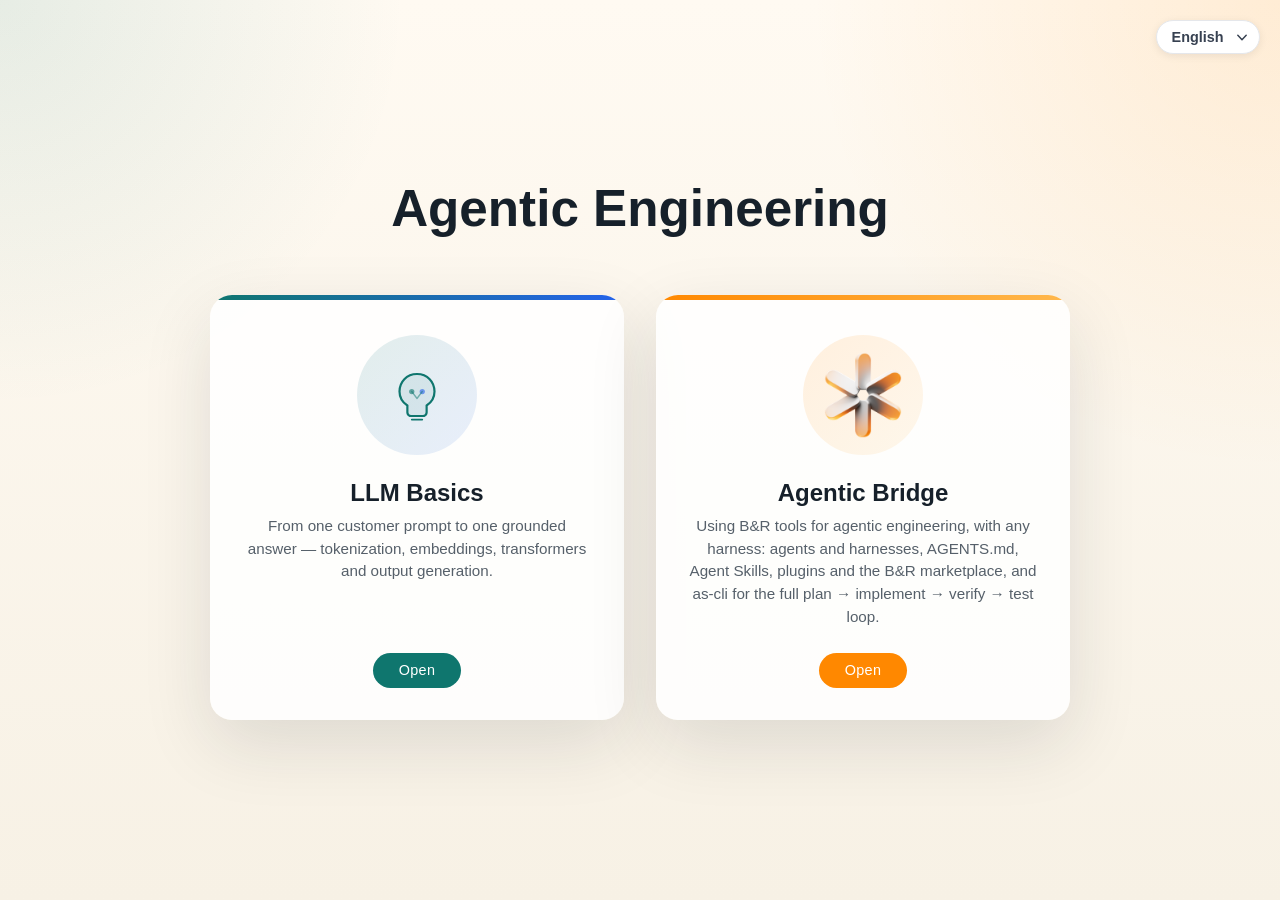
<file: docs/index.html>
<!DOCTYPE html>
<html lang="en">
<head>
  <meta charset="UTF-8">
  <meta name="viewport" content="width=device-width, initial-scale=1.0">
  <title>Agentic Engineering</title>
  <link rel="icon" type="image/png" sizes="64x64" href="agentic-bridge/assets/agentic-bridge-icon-64.png">
  <style>
    @font-face {
      font-family: "ABBvoice";
      font-style: normal;
      font-weight: 300;
      font-display: swap;
      src: url("https://prod-cdn-library-abblibrary-ebgjc7dxe6ghgfem.a01.azurefd.net/content/ABBvoice_W_Lt.woff2") format("woff2");
    }

    @font-face {
      font-family: "ABBvoice";
      font-style: normal;
      font-weight: 400;
      font-display: swap;
      src: url("https://prod-cdn-library-abblibrary-ebgjc7dxe6ghgfem.a01.azurefd.net/content/ABBvoice_W_Rg.woff2") format("woff2");
    }

    @font-face {
      font-family: "ABBvoice";
      font-style: normal;
      font-weight: 500;
      font-display: swap;
      src: url("https://prod-cdn-library-abblibrary-ebgjc7dxe6ghgfem.a01.azurefd.net/content/ABBvoice_W_Md.woff2") format("woff2");
    }

    @font-face {
      font-family: "ABBvoice";
      font-style: normal;
      font-weight: 700;
      font-display: swap;
      src: url("https://prod-cdn-library-abblibrary-ebgjc7dxe6ghgfem.a01.azurefd.net/content/ABBvoice_W_Bd.woff2") format("woff2");
    }

    :root {
      --bg: #f7f1e5;
      --surface: rgba(255,255,255,0.88);
      --ink: #16202a;
      --muted: #56606a;
      --accent-orange: #ff8800;
      --accent-teal: #0f766e;
      --shadow: 0 24px 70px rgba(22,32,42,0.12);
      --radius: 22px;
    }

    * { box-sizing: border-box; margin: 0; }

    body {
      font-family: "ABBvoice", "Segoe UI", sans-serif;
      color: var(--ink);
      min-height: 100vh;
      display: flex;
      flex-direction: column;
      align-items: center;
      justify-content: center;
      padding: 2rem;
      background:
        radial-gradient(circle at top left, rgba(15,118,110,0.10), transparent 26%),
        radial-gradient(circle at top right, rgba(255,136,0,0.12), transparent 30%),
        linear-gradient(180deg, #fffaf2 0%, var(--bg) 100%);
    }

    header {
      text-align: center;
      margin-bottom: 3rem;
    }

    header h1 {
      font-family: "ABBvoice", "Segoe UI", sans-serif;
      font-size: clamp(2rem, 5vw, 3.2rem);
      line-height: 1.15;
      margin-bottom: 0.5rem;
    }

    header p {
      color: var(--muted);
      font-size: 1.1rem;
    }

    .cards {
      display: grid;
      grid-template-columns: repeat(auto-fit, minmax(320px, 1fr));
      gap: 2rem;
      max-width: 860px;
      width: 100%;
    }

    .card {
      background: var(--surface);
      border-radius: var(--radius);
      box-shadow: var(--shadow);
      padding: 2.5rem 2rem 2rem;
      display: flex;
      flex-direction: column;
      align-items: center;
      text-align: center;
      text-decoration: none;
      color: var(--ink);
      transition: transform 260ms ease, box-shadow 260ms ease;
      position: relative;
      overflow: hidden;
    }

    .card:hover {
      transform: translateY(-6px);
      box-shadow: 0 32px 80px rgba(22,32,42,0.18);
    }

    .card-accent {
      position: absolute;
      top: 0; left: 0; right: 0;
      height: 5px;
    }

    .card--llm .card-accent { background: linear-gradient(90deg, var(--accent-teal), #2563eb); }
    .card--bridge .card-accent { background: linear-gradient(90deg, var(--accent-orange), #ffb84d); }

    .card-icon {
      width: 120px;
      height: 120px;
      border-radius: 50%;
      display: flex;
      align-items: center;
      justify-content: center;
      margin-bottom: 1.5rem;
      flex-shrink: 0;
    }

    .card--llm .card-icon {
      background: linear-gradient(135deg, rgba(15,118,110,0.12), rgba(37,99,235,0.10));
    }

    .card--bridge .card-icon {
      background: linear-gradient(135deg, rgba(255,136,0,0.12), rgba(255,184,77,0.10));
    }

    .card-icon img {
      width: 72px;
      height: 72px;
      object-fit: contain;
    }

    .card-icon svg {
      width: 56px;
      height: 56px;
    }

    .card h2 {
      font-size: 1.5rem;
      margin-bottom: 0.5rem;
      font-family: "ABBvoice", "Segoe UI", sans-serif;
    }

    .card p {
      color: var(--muted);
      font-size: 0.95rem;
      line-height: 1.5;
      margin-bottom: 1.5rem;
      flex: 1;
    }

    .card .cta {
      display: inline-block;
      padding: 0.6rem 1.6rem;
      border-radius: 40px;
      font-weight: 500;
      font-size: 0.9rem;
      letter-spacing: 0.02em;
      transition: background 200ms ease;
    }

    .card--llm .cta {
      background: var(--accent-teal);
      color: #fff;
    }
    .card--llm:hover .cta { background: #0e6860; }

    .card--bridge .cta {
      background: var(--accent-orange);
      color: #fff;
    }
    .card--bridge:hover .cta { background: #e07600; }

    .lang-select--floating {
      position: fixed;
      top: 1.25rem;
      right: 1.25rem;
      z-index: 10;
    }
  </style>
  <link rel="stylesheet" href="shared/lang-select.css">
</head>
<body>
  <!-- Content is injected from home/page.js and home/lang.<code>.js -->
  <script src="shared/i18n.js"></script>
  <script>
    (async () => {
      document.body.insertAdjacentHTML("afterbegin", await I18N.loadPage("home", "home"));
      I18N.use("home");
      document.title = I18N.interpolate("home", "{{docTitle}}");
      const select = I18N.createSelect();
      select.classList.add("lang-select--floating");
      document.body.appendChild(select);
      I18N.decorateLinks();
      window.addEventListener("keydown", (event) => {
        if ((event.key === "l" || event.key === "L") && !event.altKey && !event.ctrlKey && !event.metaKey && !/^(INPUT|TEXTAREA|SELECT)$/.test(event.target.tagName)) I18N.cycleLanguage();
      });
    })();
  </script>
</body>
</html>
</file>
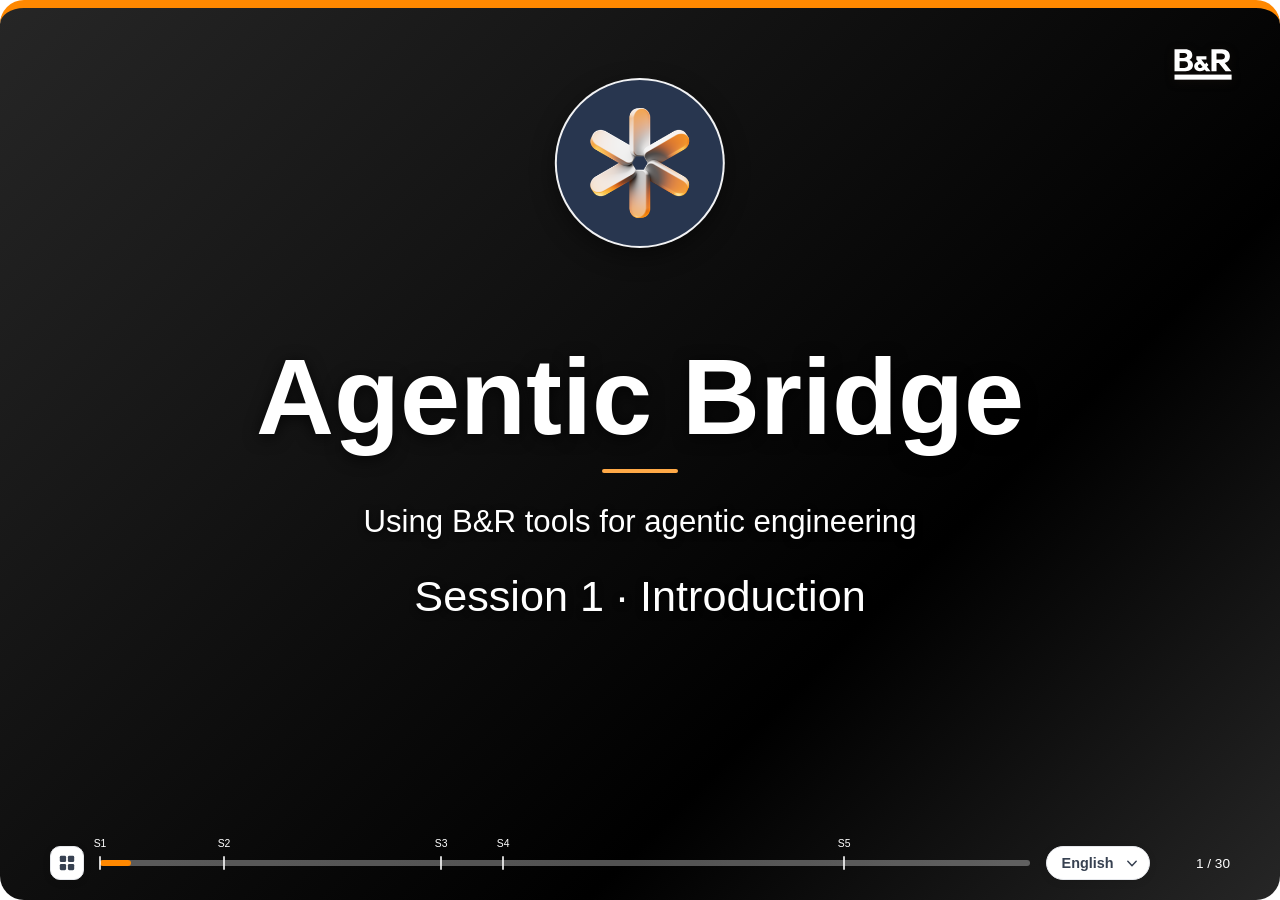
<file: docs/agentic-bridge/index.html>
<!DOCTYPE html>
<html lang="en">
  <head>
    <meta charset="UTF-8" />
    <meta name="viewport" content="width=device-width, initial-scale=1.0" />
    <title>Agentic Bridge · Using B&amp;R tools for agentic engineering</title>
    <meta name="description" content="A five-session, harness-independent training: Introduction; Agentic Engineering Explained; Tools; Customizations; and B&amp;R as-cli." />
    <meta name="theme-color" content="#262626" />
    <link rel="icon" type="image/png" sizes="64x64" href="assets/agentic-bridge-icon-64.png" />
    <link rel="stylesheet" href="assets/deck.css" />
    <link rel="stylesheet" href="../shared/lang-select.css" />
  </head>
  <body>
    <main class="deck" aria-live="polite">
      <!-- Slides are injected from slides/<session>/<slide>/page.js -->
    </main>

    <div class="nav-panel" role="dialog" aria-label="Slide navigator" data-i18n-aria-label="slideNavigator" aria-hidden="true">
      <div class="nav-head">
        <span class="nav-brand"><img src="assets/agentic-bridge-icon.svg" alt="" />Agentic Bridge</span>
        <nav class="nav-tabs" aria-label="Sessions" data-i18n-aria-label="sessions"></nav>
        <a class="nav-home" href="../index.html" title="Return to presentation index" data-i18n-title="homeTitle" data-i18n="home">Home</a>
        <button class="nav-close" type="button" aria-label="Close slide navigator" data-i18n-aria-label="closeNavigator">&times;</button>
      </div>
      <div class="nav-body"></div>
    </div>

    <div class="progress-shell" role="navigation" aria-label="Slide progress" data-i18n-aria-label="slideProgress">
      <button class="nav-toggle" type="button" aria-expanded="false" aria-label="Open slide navigator (G)" title="Slides (G)" data-i18n-aria-label="openNavigator" data-i18n-title="slidesTitle">
        <svg viewBox="0 0 20 20" fill="currentColor" aria-hidden="true">
          <rect x="2" y="2" width="7" height="7" rx="1.5" />
          <rect x="11" y="2" width="7" height="7" rx="1.5" />
          <rect x="2" y="11" width="7" height="7" rx="1.5" />
          <rect x="11" y="11" width="7" height="7" rx="1.5" />
        </svg>
      </button>
      <div class="progress-track" role="progressbar" aria-valuemin="1" aria-valuemax="1">
        <div class="progress-fill"></div>
      </div>
      <span class="progress-label">1 / 1</span>
    </div>

    <script src="../shared/i18n.js"></script>
    <script src="assets/deck.js"></script>
    <script src="assets/ui-strings.js"></script>
    <script>
      // Slide order and session grouping. Each id maps to slides/<id>/page.js (template)
      // and slides/<id>/lang.<lang>.js (text). Titles may be { en, de, it, cs } objects.
      // The language list lives in ../shared/i18n.js and is shared with the other pages.
      Deck.start([
        {
          id: "s1",
          title: { en: "Introduction", de: "Einführung", it: "Introduzione", cs: "Úvod" },
          short: { en: "Introduction", de: "Einführung", it: "Introduzione", cs: "Úvod" },
          slides: [
            "s1/01-title",
            "s1/02-agentic-engineering",
            "s1/03-who-offers-what",
            "s1/04-agentic-bridge",
          ],
        },
        {
          id: "s2",
          title: { en: "Agentic Engineering Explained", de: "Agentic Engineering erklärt", it: "Agentic Engineering spiegato", cs: "Agentic Engineering vysvětleno" },
          short: { en: "Agentic Engineering", de: "Agentic Engineering", it: "Agentic Engineering", cs: "Agentic Engineering" },
          slides: [
            "s2/01-title",
            "s2/02-agent-architecture",
            "s2/03-harness-surfaces",
            "s2/04-agent-loop-and-plan-mode",
            "s2/05-subagents",
            "s2/06-sessions-and-memory",
            "s2/07-models-and-costs",
          ],
        },
        {
          id: "s3",
          title: { en: "Tools", de: "Tools", it: "Tool", cs: "Nástroje" },
          short: { en: "Tools", de: "Tools", it: "Tool", cs: "Nástroje" },
          slides: [
            "s3/01-title",
            "s3/02-mcp",
          ],
        },
        {
          id: "s4",
          title: { en: "Customizations", de: "Anpassungen", it: "Personalizzazioni", cs: "Přizpůsobení" },
          short: { en: "Customizations", de: "Anpassungen", it: "Personalizzazioni", cs: "Přizpůsobení" },
          slides: [
            "s4/01-title",
            "s4/02-overview-terminology",
            "s4/03-project-structure",
            "s4/04-instructions",
            "s4/05-agents-md",
            "s4/06-skills-what",
            "s4/07-skills-activation",
            "s4/08-skills-anatomy",
            "s4/09-custom-agents",
            "s4/10-agent-anatomy",
            "s4/11-plugins-and-marketplaces",
          ],
        },
        {
          id: "s5",
          title: { en: "as-cli · Deterministic Tooling", de: "as-cli · Deterministisches Tooling", it: "as-cli · Tooling deterministico", cs: "as-cli · Deterministický tooling" },
          short: { en: "as-cli", de: "as-cli", it: "as-cli", cs: "as-cli" },
          slides: [
            "s5/01-title",
            "s5/02-why-cli",
            "s5/03-cli-vs-mcp-vs-handediting",
            "s5/04-demo-divider",
            "s5/05-demo",
            "s5/06-wrapup",
          ],
        },
      ]);
    </script>
  </body>
</html>
</file>
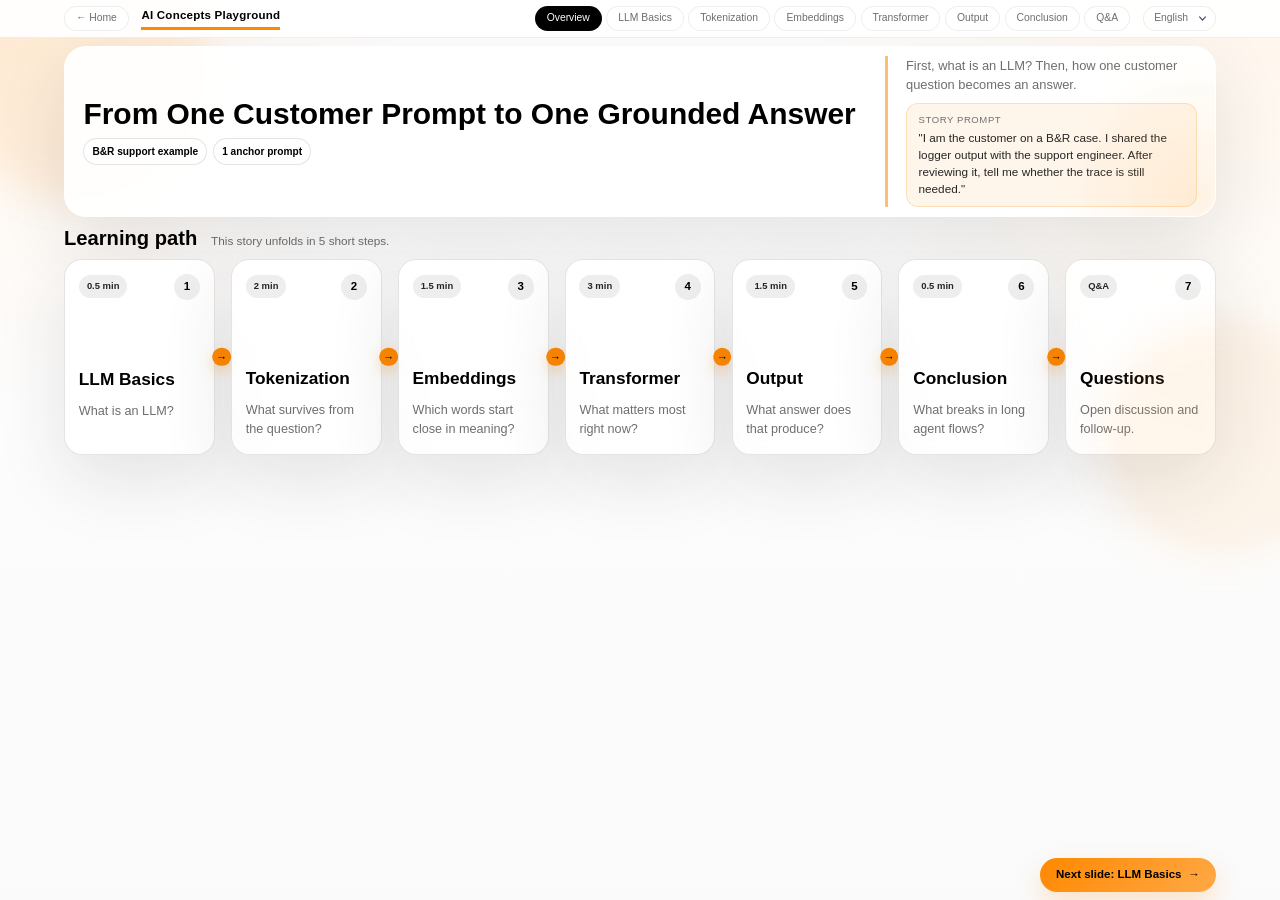
<file: docs/llm-basics/index.html>
<!DOCTYPE html>
<html lang="en">
<head>
  <meta charset="UTF-8">
  <meta name="viewport" content="width=device-width, initial-scale=1.0">
  <title>AI Concepts Playground</title>
  <link rel="icon" type="image/png" sizes="64x64" href="../agentic-bridge/assets/agentic-bridge-icon-64.png">
  <link rel="stylesheet" href="assets/styles.css">
  <link rel="stylesheet" href="../shared/lang-select.css">
</head>
<body>
  <!-- Page content is injected from <page>/page.js and <page>/lang.<code>.js, see assets/loader.js -->
  <script src="../shared/i18n.js"></script>
  <script src="assets/ui-strings.js"></script>
  <script src="assets/loader.js"></script>
</body>
</html>
</file>
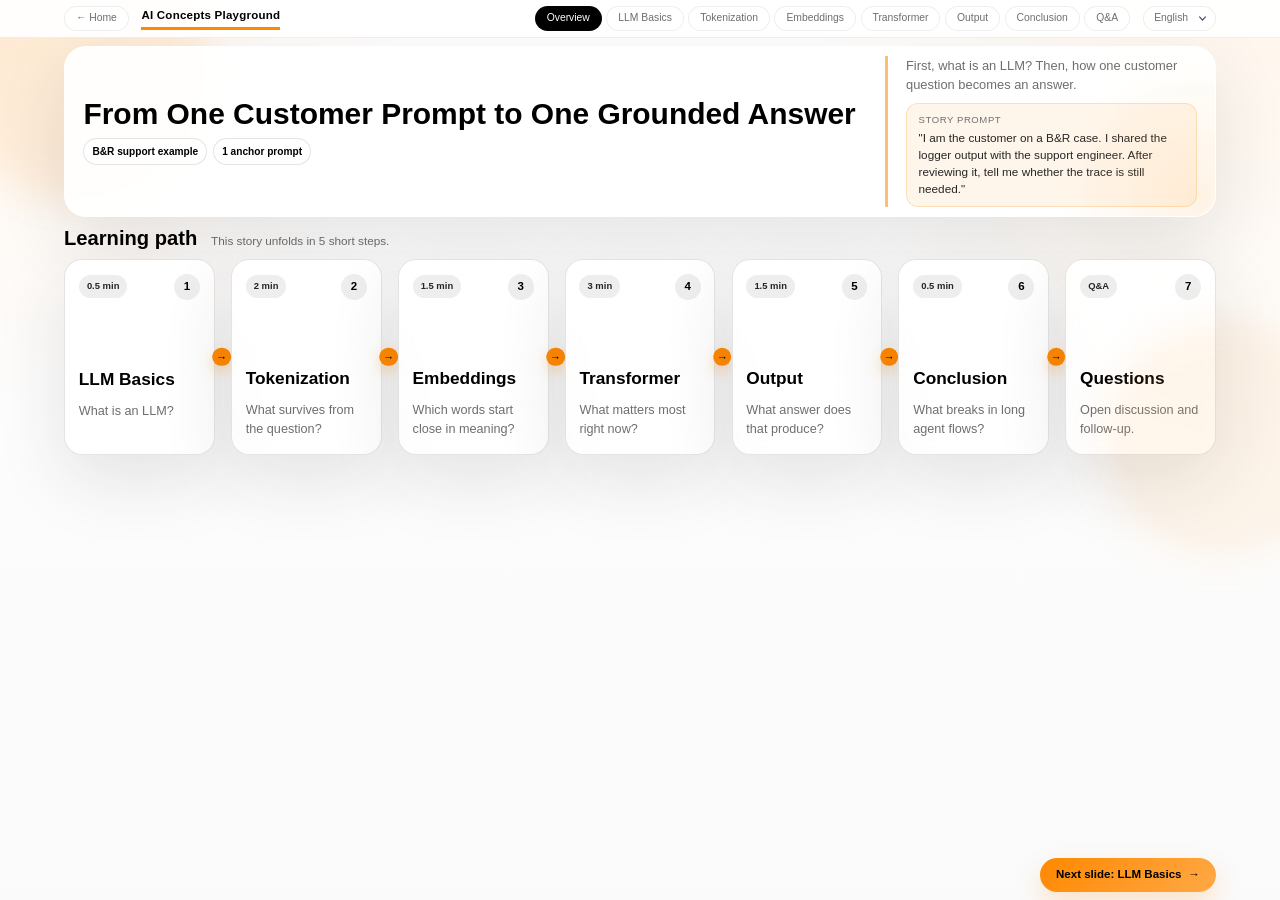
<file: docs/llm-basics/ai-assistant-concepts-playground.html>
<!DOCTYPE html>
<html lang="en">
<head>
  <meta charset="UTF-8">
  <title>AI Concepts Playground</title>
  <meta http-equiv="refresh" content="0; url=index.html#overview">
  <script>location.replace("index.html" + location.search + "#overview");</script>
</head>
<body>
  <p>This page moved to <a href="index.html#overview">index.html</a>.</p>
</body>
</html>
</file>
<file: docs/shared/lang-select.css>
/* The language dropdown, shared by every page. Pages only position it. */
.lang-select {
  flex: 0 0 auto;
  width: auto;
  height: 34px;
  appearance: none;
  -webkit-appearance: none;
  border: 1px solid #e5e7eb;
  border-radius: 999px;
  padding: 0 1.9rem 0 0.9rem;
  background: #ffffff url("data:image/svg+xml,%3Csvg xmlns='http://www.w3.org/2000/svg' viewBox='0 0 12 8'%3E%3Cpath d='M1 1.5l5 5 5-5' fill='none' stroke='%23374151' stroke-width='1.8' stroke-linecap='round' stroke-linejoin='round'/%3E%3C/svg%3E") no-repeat right 0.7rem center / 0.65rem;
  box-shadow: 0 2px 8px rgba(0, 0, 0, 0.08);
  color: #374151;
  font: inherit;
  font-size: 0.9rem;
  font-weight: 600;
  cursor: pointer;
}

.lang-select:hover { border-color: #ff8800; color: #b35f00; }
.lang-select:focus-visible { outline: 2px solid #ff8800; outline-offset: 2px; }
</file>
<file: docs/agentic-bridge/assets/deck.css>
@font-face {
  font-family: "ABBvoice";
  font-style: normal;
  font-weight: 300;
  font-display: swap;
  src: url("https://prod-cdn-library-abblibrary-ebgjc7dxe6ghgfem.a01.azurefd.net/content/ABBvoice_W_Lt.woff2") format("woff2");
}

@font-face {
  font-family: "ABBvoice";
  font-style: normal;
  font-weight: 400;
  font-display: swap;
  src: url("https://prod-cdn-library-abblibrary-ebgjc7dxe6ghgfem.a01.azurefd.net/content/ABBvoice_W_Rg.woff2") format("woff2");
}

@font-face {
  font-family: "ABBvoice";
  font-style: normal;
  font-weight: 500;
  font-display: swap;
  src: url("https://prod-cdn-library-abblibrary-ebgjc7dxe6ghgfem.a01.azurefd.net/content/ABBvoice_W_Md.woff2") format("woff2");
}

@font-face {
  font-family: "ABBvoice";
  font-style: normal;
  font-weight: 700;
  font-display: swap;
  src: url("https://prod-cdn-library-abblibrary-ebgjc7dxe6ghgfem.a01.azurefd.net/content/ABBvoice_W_Bd.woff2") format("woff2");
}

:root {
  color-scheme: dark;
  --accent: #ff8800;
  --bg: #ffffff;
  --surface: #ffffff;
  --muted: #131313;
  --text: #000000;
}

* {
  box-sizing: border-box;
}

/* SVG content keeps its own geometry attributes (rect width etc.). */
*:not(svg *) {
  width: 100%;
}

body {
  margin: 0;
  font-family: "ABBvoice", "Segoe UI", sans-serif;
  font-size: 1.5rem;
  background: var(--bg);
  color: var(--text);
  min-height: 100vh;
  overflow: hidden;
}

main.deck {
  position: relative;
  width: 100vw;
  height: 100vh;
}

.slide {
  position: absolute;
  inset: 0;
  padding: clamp(1.5rem, 3vw, 3rem);
  display: flex;
  flex-direction: column;
  gap: 0.75rem;
  background: radial-gradient(circle at top right, rgba(255, 255, 255, 0.03), transparent 45%),
    var(--surface);
  border-radius: 24px;
  opacity: 0;
  transform: translateX(3%);
  transition: opacity 320ms ease, transform 320ms ease;
  overflow: hidden;
}

.slide::after {
  content: "";
  position: absolute;
  top: clamp(1rem, 2vw, 2rem);
  right: clamp(1.25rem, 2.5vw, 2.5rem);
  width: clamp(76px, 7vw, 104px);
  aspect-ratio: 95.75 / 66;
  background: url("br-logo.svg") center / contain no-repeat;
  pointer-events: none;
  z-index: 5;
}

.front-slide::after {
  filter: brightness(0) invert(1) drop-shadow(0 2px 5px rgba(35, 22, 12, 0.35));
}

.slide.active {
  opacity: 1;
  transform: translateX(0);
}

.slide:not(.front-slide):not(.questions-slide) > .slide-header {
  padding-right: clamp(6rem, 8vw, 9rem);
}

.front-slide,
.questions-slide {
  justify-content: center;
  align-items: center;
  text-align: center;
}

.front-slide {
  background: linear-gradient(135deg, #262626 0%, #000000 68%, #262626 100%);
  border-top: 8px solid #ff8800;
}

.front-hero {
  max-width: 900px;
  position: relative;
}

.front-slide .front-hero::before {
  content: "";
  position: absolute;
  top: calc(-1 * clamp(132px, 13vw, 184px));
  left: 50%;
  width: clamp(132px, 13vw, 184px);
  aspect-ratio: 1;
  transform: translateX(-50%);
  background-color: #28364f;
  background-image: url("agentic-bridge-icon-256.png");
  background-position: center;
  background-repeat: no-repeat;
  background-size: 82% 82%;
  border: 2px solid rgba(255, 255, 255, 0.94);
  border-radius: 50%;
  box-shadow: 0 8px 24px rgba(0, 0, 0, 0.45);
  pointer-events: none;
}

.front-hero .eyebrow {
  text-transform: uppercase;
  letter-spacing: 0.35em;
  font-size: 1.275rem;
  color: #ffa947;
  text-shadow: 0 1px 5px rgba(0, 0, 0, 0.7);
  margin-bottom: 0.5rem;
}

.questions-slide .front-hero .eyebrow {
  color: var(--accent);
  text-shadow: none;
}

.front-hero .session-name {
  font-size: clamp(1.8rem, 3.9vw, 2.7rem);
  font-weight: 500;
  color: #ffffff;
  text-shadow: 0 2px 7px rgba(0, 0, 0, 0.7);
  margin-top: 0.5rem;
}

.glow-title {
  font-size: clamp(3.75rem, 9vw, 6.75rem);
  margin-bottom: 1rem;
  color: #ffffff;
  text-shadow: 0 3px 16px rgba(0, 0, 0, 0.72);
}

.front-hero p {
  color: #333333;
  font-size: clamp(1.5rem, 3.3vw, 1.95rem);
  text-shadow: 0 2px 8px rgba(255, 255, 255, 0.5);
}

.front-slide .front-hero p {
  color: #ffffff;
  text-shadow: 0 2px 7px rgba(0, 0, 0, 0.72);
}

.front-slide .glow-title::after {
  content: "";
  display: block;
  width: clamp(3.5rem, 6vw, 5.5rem);
  height: 4px;
  margin: 0.65rem auto 0;
  background: #ffa947;
  border-radius: 2px;
}

.slide-header {
  display: flex;
  flex-direction: column;
  gap: 0.5rem;
}

.slide-header .eyebrow {
  text-transform: uppercase;
  letter-spacing: 0.35em;
  font-size: 0.85rem;
  color: var(--muted);
}

.slide-header h2 {
  font-size: clamp(2rem, 3vw, 3rem);
  margin: 0;
}

.slide-header p {
  margin: 0;
  color: var(--muted);
  font-weight: 400;
}

.slide-body {
  display: grid;
  gap: clamp(1rem, 2vw, 2rem);
  flex: 1;
  min-height: 0;
}

/* Allow custom ratio for text/image columns */
.slide-body--ratio {
  grid-template-columns: var(--slide-ratio, 1fr 1fr);
}

.text-pane,
.image-pane {
  background: rgba(255, 255, 255, 0.02);
  border-radius: 18px;
  padding: clamp(0.9rem, 1.8vw, 1.4rem);
  display: flex;
  flex-direction: column;
  border: 1px solid rgba(255, 255, 255, 0.05);
  overflow: hidden;
}

.text-pane .label {
  font-weight: 500;
  font-size: 1.425rem;
  letter-spacing: 0.15em;
  text-transform: uppercase;
  color: var(--accent);
}

.text-pane .placeholder-title {
  font-size: clamp(1.875rem, 3vw, 2.625rem);
  margin: 0;
}

.text-pane .placeholder-copy {
  color: var(--muted);
  line-height: 1.35;
}

.text-pane.evolution-steps .placeholder-title {
  font-size: clamp(1.4rem, 2vw, 1.8rem);
}

.text-pane.evolution-steps .placeholder-copy {
  font-size: 1.2rem;
  margin: 0.2rem 0 0.6rem;
}

.text-pane.evolution-steps .label {
  font-size: 1.05rem;
}

.image-pane {
  align-items: center;
  justify-content: center;
}

.image-placeholder {
  width: 100%;
  aspect-ratio: 4 / 3;
  border-radius: 16px;
  border: 2px dashed rgba(255, 255, 255, 0.06);
  display: flex;
  align-items: center;
  justify-content: center;
  padding: 1rem;
}

.image-placeholder svg {
  width: 100%;
  height: 100%;
  object-fit: contain;
  stroke: rgba(255, 255, 255, 0.35);
  fill: none;
}

.questions-layout {
  max-width: 900px;
  display: grid;
  grid-template-columns: repeat(auto-fit, minmax(240px, 1fr));
  gap: 1.25rem;
  width: 100%;
}

.questions-card {
  padding: 1.5rem;
  border-radius: 16px;
  background: rgba(255, 255, 255, 0.03);
  border: 1px solid rgba(255, 255, 255, 0.08);
  text-align: left;
}

.questions-card h3 {
  margin-top: 0;
  margin-bottom: 0.75rem;
}

.questions-card p,
.questions-card ul {
  margin: 0;
  color: var(--muted);
}

.questions-card ul {
  padding-left: 1.2rem;
  line-height: 1.6;
}

.progress-shell {
  position: fixed;
  bottom: 1.25rem;
  left: 50%;
  transform: translateX(-50%);
  width: min(1180px, 94vw);
  display: flex;
  align-items: center;
  gap: 1rem;
  z-index: 10;
}

.progress-track {
  position: relative;
  flex: 1;
  height: 6px;
  background: rgba(0, 0, 0, 0.12);
  border-radius: 3px;
  overflow: visible;
  cursor: pointer;
}

.progress-fill {
  width: 0%;
  height: 100%;
  background: var(--accent);
  border-radius: 3px;
  transition: width 200ms ease;
}

.session-marker {
  position: absolute;
  top: -4px;
  width: 2px;
  height: 14px;
  background: rgba(0, 0, 0, 0.45);
  border-radius: 1px;
  transform: translateX(-50%);
}

.session-marker::after {
  content: attr(data-label);
  position: absolute;
  top: -18px;
  left: 50%;
  transform: translateX(-50%);
  font-size: 0.65rem;
  color: var(--muted);
  white-space: nowrap;
}

.progress-label {
  font-size: 0.85rem;
  color: var(--muted);
  width: auto;
  min-width: 4rem;
  text-align: right;
  font-variant-numeric: tabular-nums;
}

body.front-slide-active .progress-track {
  background: rgba(255, 255, 255, 0.32);
}

body.front-slide-active .session-marker {
  background: rgba(255, 255, 255, 0.8);
}

body.front-slide-active .session-marker::after,
body.front-slide-active .progress-label {
  color: #ffffff;
}

pre {
  background: #1e1e1e;
  color: #e2e8f0;
  padding: 1rem 1.25rem;
  border-radius: 12px;
  overflow: hidden;
  border: 1px solid rgba(0, 0, 0, 0.1);
  margin: 0;
  white-space: pre;
}

code {
  font-family: "Consolas", "Monaco", "Courier New", monospace;
  font-size: 1.1rem;
  color: #e2e8f0;
  line-height: 1.5;
}

p code, li code, td code, h3 code, h4 code, .label code, blockquote code {
  background: rgba(255, 136, 0, 0.08);
  padding: 0.2em 0.4em;
  border-radius: 6px;
  font-size: 0.85em;
  color: var(--accent);
}

.alert {
  background: rgba(255, 136, 0, 0.1);
  border-left: 4px solid var(--accent);
  padding: 1rem 1.25rem;
  border-radius: 0 8px 8px 0;
  margin: 1rem 0;
}

.alert > strong {
  display: block;
  color: var(--accent);
  margin-bottom: 0.25rem;
}

.alert p {
  margin: 0;
  color: var(--text);
  font-size: 1.425rem;
}

a {
  color: var(--accent);
  text-decoration: none;
  border-bottom: 1px solid transparent;
  transition: border-color 0.2s ease, color 0.2s ease;
}

a:hover {
  color: #ff9933;
  border-bottom-color: #ff9933;
}

a:focus-visible {
  outline: 2px solid var(--accent);
  border-radius: 2px;
  outline-offset: 2px;
}

.demo-pane {
  background: rgba(255, 255, 255, 0.02);
  border-radius: 18px;
  border: 2px dashed rgba(255, 255, 255, 0.1);
  display: flex;
  flex-direction: column;
  align-items: center;
  justify-content: center;
  height: 100%;
  text-align: center;
  color: var(--muted);
}

.demo-pane h3 {
  font-size: 3.5em;
  color: var(--accent);
  margin: 0 0 1rem 0;
}

.demo-pane p {
  font-size: 1.8rem;
  max-width: 600px;
}

@media (max-width: 900px) {
  .slide {
    padding: clamp(1.25rem, 5vw, 2rem);
  }

  .slide-body {
    grid-template-columns: 1fr;
  }
}

/* Build steps (see deck.js): fragments appear, highlighted steps glow */
.fragment { transition: opacity 280ms ease, transform 280ms ease; }
.fragment.step-pending { opacity: 0; transform: translateY(6px); }
.thumb-frame .fragment { opacity: 1; transform: none; }
li[data-step] { transition: color 200ms ease; }
li[data-step].step-current { color: var(--accent); font-weight: 500; }

/* ------------------------------------------------------------------ */
/* Agentic Bridge additions                                           */
/* ------------------------------------------------------------------ */

.slide-header h2 { line-height: 1.3; }

.text-pane ul.placeholder-copy,
.text-pane ol.placeholder-copy {
  padding-left: 1.2rem;
  margin: 0.5rem 0 1rem;
}

.text-pane .label { margin-top: 0.25rem; }

.muted { color: #56606a; }
.small { font-size: 1.275rem; }
.center { text-align: center; }
.accent { color: var(--accent); }

/* Generic grids */
.grid {
  display: grid;
  gap: clamp(0.75rem, 1.5vw, 1.25rem);
  align-content: start;
}
.grid-2 { grid-template-columns: repeat(2, minmax(0, 1fr)); }
.grid-3 { grid-template-columns: repeat(3, minmax(0, 1fr)); }
.grid-4 { grid-template-columns: repeat(4, minmax(0, 1fr)); }

/* Cards */
.card {
  background: #fafafa;
  border: 1px solid #ececec;
  border-radius: 14px;
  padding: clamp(0.8rem, 1.4vw, 1.2rem);
  display: flex;
  flex-direction: column;
  gap: 0.4rem;
  min-width: 0;
}
.card h3, .card h4 {
  margin: 0;
  font-size: clamp(1.5rem, 1.95vw, 1.8rem);
  display: flex;
  align-items: center;
  gap: 0.5rem;
}
.card p, .card ul { margin: 0; color: #333; line-height: 1.5; font-size: clamp(1.275rem, 1.5vw, 1.47rem); }
.card ul { padding-left: 1.1rem; }
.card h3 > *, .card h4 > *, code { width: auto; }
.card .icon { font-size: 2.1rem; width: auto; }
.card--accent { border-left: 4px solid var(--accent); }
.card--dark { background: #16202a; border-color: #16202a; color: #f1f5f9; }
.card--dark p, .card--dark li { color: #cbd5e1; }
.card--std { border-top: 4px solid #0f766e; }
.card--vendor { border-top: 4px solid #94a3b8; }
.card--br { border-top: 4px solid var(--accent); }

/* Tags / badges */
.tag {
  display: inline-block;
  width: auto;
  padding: 0.12rem 0.55rem;
  border-radius: 999px;
  font-size: 1.08rem;
  font-weight: 500;
  letter-spacing: 0.04em;
  text-transform: uppercase;
  background: #eef2f7;
  color: #334155;
  vertical-align: middle;
  white-space: nowrap;
}
.tag--std { background: rgba(15, 118, 110, 0.12); color: #0f766e; }
.tag--vendor { background: #eef2f7; color: #475569; }
.tag--br { background: rgba(255, 136, 0, 0.14); color: #b35f00; }

/* Tables */
.data-table {
  border-collapse: collapse;
  font-size: clamp(1rem, 1.05vw, 1.2rem);
  line-height: 1.4;
}
.data-table th, .data-table td {
  text-align: left;
  padding: 0.45rem 0.6rem;
  border-bottom: 1px solid #e5e7eb;
  vertical-align: top;
  width: auto;
}
.data-table th {
  font-weight: 600;
  color: #111827;
  background: #fff7ed;
  border-bottom: 2px solid var(--accent);
}
.data-table code { white-space: normal; overflow-wrap: anywhere; }

/* Code blocks */
pre.code {
  font-size: clamp(0.95rem, 1.05vw, 1.1rem);
  line-height: 1.45;
  white-space: pre-wrap;
  overflow-wrap: anywhere;
}
pre.code code { font-size: inherit; color: inherit; background: none; padding: 0; }
pre.code .c { color: #6a9955; }
pre.code .k { color: #569cd6; }
pre.code .s { color: #ce9178; }
pre.code .y { color: #9cdcfe; }
pre.code .h { color: #ffb86b; font-weight: 600; }
.code-caption {
  font-size: 1.2rem;
  color: #56606a;
  margin: 0 0 0.35rem;
  font-family: "Consolas", "Monaco", monospace;
}

/* File trees */
pre.tree {
  background: #1e1e1e;
  color: #e5e7eb;
  font-size: clamp(0.95rem, 1.05vw, 1.1rem);
  line-height: 1.55;
}
pre.tree .d { color: #60a5fa; font-weight: 600; }
pre.tree .f { color: #e5e7eb; }
pre.tree .n { color: #9ca3af; }
pre.tree .a { color: #ffb86b; }

/* Flow chain */
.flow {
  display: flex;
  align-items: stretch;
  gap: 0.5rem;
  flex-wrap: nowrap;
}
.flow-step {
  flex: 1 1 0;
  min-width: 0;
  background: #f7f7f7;
  border: 2px solid transparent;
  border-radius: 12px;
  padding: 0.8rem;
  display: flex;
  flex-direction: column;
  gap: 0.35rem;
  transition: border-color 220ms ease, background 220ms ease, box-shadow 220ms ease, opacity 220ms ease;
}
.flow-step h4 { margin: 0; font-size: clamp(1.425rem, 1.8vw, 1.725rem); }
.flow-step p { margin: 0; font-size: clamp(1.17rem, 1.35vw, 1.35rem); color: #444; line-height: 1.45; }
.flow-step code { font-size: 1.17rem; }
.flow-step .num {
  width: 1.8rem; height: 1.8rem; border-radius: 50%;
  background: #9ca3af; color: #fff; font-weight: 700;
  display: inline-flex; align-items: center; justify-content: center; font-size: 1.35rem;
  transition: background 220ms ease;
}
.slide:not([data-current-step="0"]) .flow-step.step-pending { opacity: 0.5; }
.flow-step.step-current {
  background: #fff7ed;
  border-color: var(--accent);
  box-shadow: 0 8px 24px rgba(255, 136, 0, 0.18);
}
.flow-step.step-current .num,
.flow-step.step-done .num { background: var(--accent); }
.thumb-frame .flow-step { opacity: 1; }
.full-loop { gap: clamp(1.5rem, 3vw, 2.5rem); }
.full-loop .flow-step { padding: clamp(1rem, 1.8vw, 1.6rem); gap: 0.6rem; }
.full-loop .flow-step h4 { font-size: clamp(1.8rem, 2.4vw, 2.3rem); }
.full-loop .flow-step p { font-size: clamp(1.25rem, 1.5vw, 1.5rem); }
.full-loop .flow-step code { font-size: 1.25rem; }
.full-loop .flow-step .num { width: 2.4rem; height: 2.4rem; font-size: 1.6rem; }
.flow-arrow {
  width: auto;
  flex: 0 0 auto;
  align-self: center;
  color: var(--accent);
  font-size: 2.4rem;
  font-weight: 700;
}

/* Quotes and sources */
.quote {
  border-left: 3px solid #d1d5db;
  padding: 0.25rem 0 0.25rem 1rem;
  font-style: italic;
  color: #3b3b3b;
  margin: 0.5rem 0;
}
.quote cite { display: block; font-style: normal; font-size: 1.2rem; color: #6b7280; margin-top: 0.35rem; }
.sources {
  font-size: 1.125rem;
  color: #6b7280;
  margin-top: auto;
  padding-top: 0.5rem;
}
.sources a { font-size: inherit; }

.stack { display: flex; flex-direction: column; gap: clamp(0.6rem, 1.2vw, 1rem); min-height: 0; }
.stack > .flow-step { flex: 0 0 auto; }

/* Brand icon */
.ab-icon { width: 1.4em; height: 1.4em; vertical-align: middle; }

/* ------------------------------------------------------------------ */
/* Slide navigator (docked above the progress bar)                    */
/* ------------------------------------------------------------------ */

.nav-toggle {
  width: 34px;
  height: 34px;
  flex: 0 0 34px;
  border-radius: 10px;
  border: 1px solid #e5e7eb;
  background: #ffffff;
  color: #374151;
  display: inline-flex;
  align-items: center;
  justify-content: center;
  cursor: pointer;
  padding: 0;
  box-shadow: 0 2px 8px rgba(0, 0, 0, 0.08);
  transition: background 150ms ease, color 150ms ease, border-color 150ms ease;
}
.nav-toggle svg { width: 18px; height: 18px; }
.nav-toggle:hover,
.nav-toggle[aria-expanded="true"] {
  background: var(--accent);
  border-color: var(--accent);
  color: #ffffff;
}
.nav-toggle:focus-visible { outline: 2px solid var(--accent); outline-offset: 2px; }

.nav-panel {
  position: fixed;
  left: 50%;
  bottom: 3.6rem;
  width: min(1180px, 94vw);
  height: min(52vh, 560px);
  transform: translate(-50%, 16px);
  opacity: 0;
  pointer-events: none;
  transition: opacity 180ms ease, transform 180ms ease;
  background: #ffffff;
  border: 1px solid #e5e7eb;
  border-radius: 16px 16px 12px 12px;
  box-shadow: 0 24px 60px rgba(17, 24, 39, 0.22);
  z-index: 20;
  display: flex;
  flex-direction: column;
  overflow: hidden;
}
.nav-panel.open {
  opacity: 1;
  transform: translate(-50%, 0);
  pointer-events: auto;
}
.nav-panel::after {
  content: "";
  position: absolute;
  left: 22px;
  bottom: -1px;
  width: 0;
  height: 0;
}

.nav-head {
  display: flex;
  align-items: center;
  gap: 0.75rem;
  padding: 0.6rem 0.9rem;
  border-bottom: 1px solid #f0f0f0;
  background: #fffaf3;
}
.nav-brand {
  display: flex;
  align-items: center;
  gap: 0.5rem;
  width: auto;
  font-weight: 700;
  white-space: nowrap;
}
.nav-brand img { width: 22px; height: 22px; }
.nav-tabs {
  display: flex;
  gap: 0.35rem;
  overflow-x: auto;
  flex: 1;
  scrollbar-width: none;
}
.nav-tabs::-webkit-scrollbar { display: none; }
.nav-tab {
  width: auto;
  border: 1px solid #e5e7eb;
  background: #ffffff;
  border-radius: 999px;
  padding: 0.3rem 0.8rem;
  font: inherit;
  font-size: 1rem;
  color: #374151;
  cursor: pointer;
  white-space: nowrap;
}
.nav-tab.current { border-color: var(--accent); color: #b35f00; background: #fff3e0; }
.nav-home {
  display: inline-flex;
  align-items: center;
  justify-content: center;
  flex: 0 0 auto;
  width: 4.5rem;
  border: 1px solid #e5e7eb;
  border-radius: 999px;
  padding: 0.3rem 0.8rem;
  background: #ffffff;
  color: #374151;
  font: inherit;
  font-size: 1rem;
  text-decoration: none;
  white-space: nowrap;
}
.nav-home:hover {
  border-color: var(--accent);
  color: #b35f00;
  background: #fff3e0;
}
.nav-home:focus-visible { outline: 2px solid var(--accent); outline-offset: 2px; }
.nav-close {
  width: 30px;
  height: 30px;
  flex: 0 0 30px;
  border: none;
  background: transparent;
  font-size: 1.95rem;
  line-height: 1;
  cursor: pointer;
  color: #6b7280;
  border-radius: 8px;
}
.nav-close:hover { background: #f3f4f6; }

.nav-body {
  flex: 1;
  overflow-y: auto;
  padding: 0.75rem 0.9rem 1rem;
  scroll-behavior: smooth;
  scrollbar-width: none;
}
.nav-body::-webkit-scrollbar { display: none; }
.nav-group + .nav-group { margin-top: 1rem; }
.nav-group h3 {
  font-size: 1.2rem;
  letter-spacing: 0.12em;
  text-transform: uppercase;
  color: #6b7280;
  margin: 0 0 0.5rem;
  padding: 0.35rem 0 0;
}
.nav-grid {
  display: grid;
  grid-template-columns: repeat(auto-fill, minmax(var(--thumb-w, 200px), 1fr));
  gap: 0.75rem;
}

.thumb {
  display: flex;
  flex-direction: column;
  gap: 0.3rem;
  padding: 0;
  border: none;
  background: transparent;
  text-align: left;
  cursor: pointer;
  font: inherit;
  color: inherit;
}
.thumb-viewport {
  position: relative;
  width: var(--thumb-w, 200px);
  max-width: 100%;
  height: var(--thumb-h, 112px);
  border-radius: 8px;
  border: 2px solid #e5e7eb;
  overflow: hidden;
  background: #ffffff;
  transition: border-color 150ms ease, box-shadow 150ms ease;
}
.thumb:hover .thumb-viewport { border-color: #fdba74; }
.thumb.current .thumb-viewport {
  border-color: var(--accent);
  box-shadow: 0 0 0 3px rgba(255, 136, 0, 0.25);
}
.thumb:focus-visible { outline: none; }
.thumb:focus-visible .thumb-viewport { border-color: var(--accent); }
.thumb-frame {
  position: absolute;
  top: 0;
  left: 0;
  width: var(--frame-w, 1600px);
  height: var(--frame-h, 900px);
  transform: scale(var(--thumb-scale, 0.125));
  transform-origin: top left;
  pointer-events: none;
}
.thumb-frame .slide {
  opacity: 1;
  transform: none;
  transition: none;
  border-radius: 0;
}
.thumb-frame .mcp-step { opacity: 1; animation: none; }
.thumb-label {
  font-size: 1rem;
  color: #374151;
  line-height: 1.3;
  overflow: hidden;
  text-overflow: ellipsis;
  white-space: nowrap;
  width: var(--thumb-w, 200px);
  max-width: 100%;
}
.thumb-label b { color: var(--accent); margin-right: 0.3rem; }

.load-error {
  border: 2px dashed #ef4444;
  border-radius: 14px;
  padding: 1.5rem;
  color: #991b1b;
  background: #fef2f2;
}

@media (max-width: 900px) {
  .grid-3, .grid-4 { grid-template-columns: repeat(2, minmax(0, 1fr)); }
  .flow { flex-wrap: wrap; }
  .flow-arrow { display: none; }
}

@media (max-width: 500px) {
  .nav-brand { font-size: 0; }
}

/* Compact layout for shorter screens (e.g. 1366x768 laptops, projectors) */
@media (max-height: 820px) {
  .slide { padding: 1.25rem clamp(1.25rem, 2.5vw, 2.5rem) 3rem; gap: 0.75rem; }
  .slide-header { gap: 0.35rem; }
  .slide-header h2 { font-size: clamp(2rem, 3vw, 3rem); }
  .text-pane, .image-pane { padding: 0.6rem 0.8rem; }
  .text-pane .placeholder-copy { line-height: 1.45; font-size: 1.35rem; margin: 0.25rem 0 0.6rem; }
  .text-pane .label { font-size: 1.2rem; }
  .card { padding: 0.65rem 0.85rem; gap: 0.25rem; }
  .card p, .card ul { font-size: 1.275rem; line-height: 1.4; }
  .data-table { font-size: clamp(1rem, 1.05vw, 1.2rem) !important; }
  .data-table th, .data-table td { padding: 0.3rem 0.5rem; }
  pre.code, pre.tree { font-size: 0.95rem; line-height: 1.35; padding: 0.55rem 0.7rem; }
  .stack { gap: 0.55rem; }
  .flow-step { padding: 0.55rem; }
  .alert { padding: 0.6rem 0.9rem; margin: 0.4rem 0; }
  .quote { padding: 0.5rem 0.8rem; font-size: 1.1rem; }
}

/* s5/02-why-cli: cards + tool loop + quote on one slide */
.slide--why-cli .slide-body { gap: clamp(0.6rem, 1.2vw, 1rem); }
.slide--why-cli .card { gap: 0.4rem; }
.slide--why-cli .card h3 { font-size: clamp(1.3rem, 1.7vw, 1.6rem); }
.slide--why-cli .card ul { font-size: clamp(1.1rem, 1.3vw, 1.3rem); line-height: 1.4; }
.slide--why-cli .flow-step { display: grid; grid-template-columns: auto 1fr; column-gap: 0.5rem; row-gap: 0.25rem; align-content: start; align-items: center; padding: 0.6rem 0.8rem; }
.slide--why-cli .flow-step h4 { font-size: clamp(1.15rem, 1.45vw, 1.4rem); }
.slide--why-cli .flow-step p { grid-column: 1 / -1; font-size: clamp(1.02rem, 1.2vw, 1.2rem); line-height: 1.35; }
.slide--why-cli .flow-arrow { align-self: center; }
.slide--why-cli .quote { margin: 0; font-size: clamp(1.1rem, 1.35vw, 1.35rem); }
.slide--why-cli .card .card-subhead { font-weight: 700; font-size: clamp(1.1rem, 1.3vw, 1.3rem); line-height: 1.4; }
</file>
<file: docs/llm-basics/assets/styles.css>
@font-face {
  font-family: "ABBvoice";
  font-style: normal;
  font-weight: 300;
  font-display: swap;
  src: url("https://prod-cdn-library-abblibrary-ebgjc7dxe6ghgfem.a01.azurefd.net/content/ABBvoice_W_Lt.woff2") format("woff2");
}

@font-face {
  font-family: "ABBvoice";
  font-style: normal;
  font-weight: 400;
  font-display: swap;
  src: url("https://prod-cdn-library-abblibrary-ebgjc7dxe6ghgfem.a01.azurefd.net/content/ABBvoice_W_Rg.woff2") format("woff2");
}

@font-face {
  font-family: "ABBvoice";
  font-style: normal;
  font-weight: 500;
  font-display: swap;
  src: url("https://prod-cdn-library-abblibrary-ebgjc7dxe6ghgfem.a01.azurefd.net/content/ABBvoice_W_Md.woff2") format("woff2");
}

@font-face {
  font-family: "ABBvoice";
  font-style: normal;
  font-weight: 700;
  font-display: swap;
  src: url("https://prod-cdn-library-abblibrary-ebgjc7dxe6ghgfem.a01.azurefd.net/content/ABBvoice_W_Bd.woff2") format("woff2");
}

:root {
  --bg: #FAFAFA;
  --panel: rgba(255, 255, 255, 0.92);
  --panel-strong: #FFFFFF;
  --ink: #000000;
  --muted: #6E6E6E;
  --line: rgba(38, 38, 38, 0.12);
  --teal: #FF8800;
  --orange: #FFA947;
  --rose: #6E6E6E;
  --sky: #A9A9A9;
  --shadow: 0 24px 70px rgba(38, 38, 38, 0.12);
  --radius-xl: 34px;
  --radius-lg: 22px;
  --radius-md: 18px;
  --radius-sm: 12px;
  --content: 100rem;
}

* {
  box-sizing: border-box;
}

/* Scale the whole deck with the viewport so each slide fits a 16:9 or 16:10 screen. */
html {
  scroll-behavior: smooth;
  font-size: clamp(10px, min(0.9vw, 1.5vh), 20px);
}

body {
  margin: 0;
  font-family: "ABBvoice", "Segoe UI", sans-serif;
  color: var(--ink);
  background:
    radial-gradient(circle at top left, rgba(255, 136, 0, 0.08), transparent 26%),
    radial-gradient(circle at top right, rgba(255, 169, 71, 0.10), transparent 30%),
    linear-gradient(180deg, #FFFFFF 0%, var(--bg) 100%);
  line-height: 1.55;
}

h1,
h2,
h3,
h4 {
  margin: 0;
  line-height: 1.05;
  font-family: "ABBvoice", "Segoe UI", sans-serif;
}

p,
ul,
ol {
  margin: 0;
}

a {
  color: inherit;
  text-decoration: none;
}

button,
textarea,
input {
  font: inherit;
}

.page-shell {
  position: relative;
  overflow: hidden;
  min-height: 100vh;
  display: flex;
  flex-direction: column;
}

.page-shell > main {
  flex: 1;
  display: flex;
  flex-direction: column;
}

.page-shell > main > .section:last-child {
  margin-top: auto;
  padding: 0.2rem 0 0.7rem;
}

.page-shell::before,
.page-shell::after {
  content: "";
  position: absolute;
  border-radius: 999px;
  filter: blur(18px);
  pointer-events: none;
}

.page-shell::before {
  width: 260px;
  height: 260px;
  top: -60px;
  left: -50px;
  background: rgba(255, 136, 0, 0.10);
}

.page-shell::after {
  width: 240px;
  height: 240px;
  top: 320px;
  right: -60px;
  background: rgba(255, 169, 71, 0.10);
}

.container {
  width: min(calc(100% - 3rem), var(--content));
  margin: 0 auto;
}

.top-nav {
  position: sticky;
  top: 0;
  z-index: 20;
  backdrop-filter: blur(8px);
  background: rgba(255, 255, 255, 0.92);
  border-bottom: 1px solid rgba(38, 38, 38, 0.08);
}

.top-nav .container {
  display: flex;
  flex-direction: row;
  align-items: center;
  gap: 1.1rem;
  padding: 0.5rem 0;
}

.brand {
  display: inline-block;
  font-weight: 700;
  letter-spacing: 0.02em;
  padding-bottom: 0.2rem;
  border-bottom: 3px solid #FF8800;
  white-space: nowrap;
}

.nav-links {
  display: flex;
  flex-wrap: wrap;
  justify-content: flex-end;
  gap: 0.4rem;
  flex: 1;
}

.nav-links a {
  display: flex;
  align-items: center;
  justify-content: center;
  min-height: 2.2rem;
  white-space: nowrap;
  padding: 0.3rem 0.95rem;
  border-radius: 999px;
  border: 1px solid rgba(38, 38, 38, 0.08);
  background: rgba(255, 255, 255, 0.76);
  color: var(--muted);
  font-size: 0.9rem;
  text-align: center;
  transition: background 150ms ease, color 150ms ease, border-color 150ms ease, transform 150ms ease;
}

.nav-links a:hover {
  transform: translateY(-1px);
}

.nav-links a.active {
  background: var(--ink);
  color: #fff;
}

.hero {
  padding: 0.75rem 0 0.6rem;
}

.hero-card,
.panel,
.side-card,
.footer-card,
.card,
.mini-panel,
.stat-card,
.table-wrap,
.diagram-card,
.scheme-card {
  background: var(--panel);
  border: 1px solid rgba(255, 255, 255, 0.68);
  border-radius: var(--radius-lg);
  box-shadow: var(--shadow);
  backdrop-filter: blur(8px);
}

.hero-card,
.panel,
.footer-card,
.card,
.side-card,
.mini-panel,
.stat-card,
.diagram-card,
.scheme-card {
  padding: 1rem;
}

.hero-card {
  display: grid;
  grid-template-columns: minmax(0, 1.2fr) minmax(280px, 0.8fr);
  gap: 1.2rem;
  padding: 1.8rem;
}

.compact-hero {
  grid-template-columns: 1fr;
}

/* Landscape slide header: title on the left, summary on the right. */
.slide-header {
  grid-template-columns: minmax(0, auto) minmax(24rem, 1fr);
  align-items: center;
  gap: 2.5rem;
  padding: 0.75rem 1.6rem;
}

.slide-header .page-title {
  margin-bottom: 0;
}

.slide-header .eyebrow {
  margin-bottom: 0.4rem;
}

.slide-header-copy {
  padding-left: 1.6rem;
  border-left: 3px solid rgba(255, 136, 0, 0.55);
}

.slide-header-copy .page-summary {
  max-width: none;
  font-size: 1.12rem;
}

.slide-header-copy .pill-wrap {
  margin-top: 0.7rem;
}

.story-prompt {
  margin-top: 0.7rem;
  padding: 0.75rem 1rem;
  border-radius: var(--radius-sm);
  background: rgba(255, 136, 0, 0.08);
  border: 1px solid rgba(255, 136, 0, 0.22);
  color: #262626;
  font-size: 1.02rem;
  font-weight: 500;
  line-height: 1.45;
}

.story-prompt .meta-label {
  margin-bottom: 0.25rem;
}

.eyebrow {
  display: inline-flex;
  align-items: center;
  gap: 0.5rem;
  padding: 0.3rem 0.8rem;
  border-radius: 999px;
  background: rgba(255, 255, 255, 0.82);
  border: 1px solid var(--line);
  color: var(--muted);
  margin-bottom: 1rem;
  font-size: 0.85rem;
  letter-spacing: 0.02em;
}

.eyebrow::before {
  content: "";
  width: 0.55rem;
  height: 0.55rem;
  border-radius: 50%;
  background: linear-gradient(135deg, #FF8800, #FFA947);
}

.page-title {
  font-size: 2.6rem;
  margin-bottom: 1rem;
}

.page-summary,
.helper,
.microcopy,
.footer-card p,
.side-card p,
.card p,
.scheme-card p,
.table-note,
.vector-caption {
  color: var(--muted);
  font-size: 0.96rem;
}

.page-summary {
  max-width: 40ch;
  font-size: 1.08rem;
  line-height: 1.5;
}

.support-note {
  color: var(--ink);
  font-weight: 700;
}

.hero-actions,
.button-row,
.toggle-row,
.token-selector,
.sequence-wrap,
.nav-card-links {
  display: flex;
  flex-wrap: wrap;
  gap: 0.65rem;
}

#token-examples {
  display: grid;
  grid-template-columns: repeat(3, minmax(0, 1fr));
  gap: 0.75rem;
  padding: 0.5rem;
  border: 1px solid rgba(38, 38, 38, 0.08);
  border-radius: calc(var(--radius-md) + 4px);
  background: rgba(38, 38, 38, 0.04);
}

.hero-actions a,
.button-row button,
.toggle-row button,
.token-select-chip,
.sequence-token,
.nav-card-links a,
.flow-button {
  border: 1px solid transparent;
  border-radius: 999px;
  padding: 0.72rem 0.95rem;
  background: rgba(255, 255, 255, 0.88);
  color: var(--ink);
  cursor: pointer;
  transition: transform 150ms ease, background 150ms ease, border-color 150ms ease, color 150ms ease;
}

#token-examples button {
  width: 100%;
  border-color: rgba(38, 38, 38, 0.06);
  background: rgba(255, 255, 255, 0.72);
  justify-content: center;
  min-height: 3rem;
  padding-inline: 1rem;
  text-align: center;
}

#token-examples button.active {
  background: #FF8800;
  border-color: #FF8800;
  color: #000000;
  box-shadow: 0 12px 24px rgba(38, 38, 38, 0.12);
}

#token-examples button:focus-visible {
  outline: 2px solid #262626;
  outline-offset: 2px;
}

#token-mode {
  gap: 0.95rem;
}

#token-mode button {
  min-width: 7.4rem;
}

.hero-actions a:hover,
.button-row button:hover,
.toggle-row button:hover,
.token-select-chip:hover,
.sequence-token:hover,
.nav-card-links a:hover,
.flow-button:hover {
  transform: translateY(-1px);
}

.button-row button.active,
.toggle-row button.active,
.token-select-chip.active,
.sequence-token.active,
.flow-button.active {
  background: var(--ink);
  border-color: var(--ink);
  color: #fff;
}

.btn-primary {
  background: linear-gradient(135deg, #FF8800, #FFA947);
  color: #000000;
  box-shadow: 0 14px 30px rgba(38, 38, 38, 0.14);
}

.btn-secondary {
  border-color: var(--line);
}

.section {
  padding: 0.4rem 0 0.6rem;
}

.presentation-end-nav {
  padding: 1.25rem;
  text-align: center;
}

.presentation-end-nav.mini-panel {
  padding: 0;
  background: none;
  border: 0;
  box-shadow: none;
  backdrop-filter: none;
}

.presentation-end-note {
  margin-top: 0.45rem;
}

.presentation-end-actions {
  display: flex;
  justify-content: flex-end;
}

.presentation-next-link {
  display: inline-flex;
  align-items: center;
  justify-content: center;
  gap: 0.6rem;
  padding: 0.7rem 1.4rem;
  border-radius: 999px;
  font-size: 1rem;
  font-weight: 700;
  text-align: center;
  box-shadow: 0 12px 26px rgba(255, 136, 0, 0.2);
  transition: transform 150ms ease;
}

.presentation-next-link::after {
  content: "→";
}

.presentation-next-link:hover {
  transform: translateX(3px);
}

.section-head {
  display: flex;
  flex-wrap: wrap;
  align-items: baseline;
  column-gap: 1.2rem;
  row-gap: 0.3rem;
  margin-bottom: 0.75rem;
}

.section-head h2 {
  font-size: 1.75rem;
}

.section-head p {
  max-width: 74ch;
  color: var(--muted);
  font-size: 1.02rem;
}

.panel h3 {
  font-size: 1.42rem;
  margin-bottom: 0.8rem;
}

.grid-2,
.grid-hero,
.card-grid,
.footer-grid,
.scheme-grid,
.stats-grid,
.toolbar-grid,
.algorithm-grid,
.embedding-layout,
.transformer-layout,
.interop-layout {
  display: grid;
  gap: 1rem;
  align-items: start;
}

.grid-hero {
  grid-template-columns: 1.25fr 0.82fr;
}

.grid-2,
.embedding-layout,
.transformer-layout,
.interop-layout {
  grid-template-columns: 1fr 1fr;
}

.card-grid,
.footer-grid {
  grid-template-columns: repeat(3, minmax(0, 1fr));
}

.scheme-grid {
  grid-template-columns: repeat(6, minmax(0, 1fr));
}

.stats-grid {
  grid-template-columns: repeat(4, minmax(0, 1fr));
}

.toolbar-grid,
.algorithm-grid {
  grid-template-columns: repeat(3, minmax(0, 1fr));
}

.field-label,
.meta-label {
  display: block;
  font-size: 0.83rem;
  color: var(--muted);
  margin-bottom: 0.45rem;
  text-transform: uppercase;
  letter-spacing: 0.06em;
}

textarea,
input[type="text"],
input[type="range"] {
  width: 100%;
}

textarea,
input[type="text"] {
  background: rgba(255, 255, 255, 0.92);
  border: 1px solid var(--line);
  border-radius: var(--radius-sm);
  color: var(--ink);
  padding: 0.95rem 1rem;
  resize: vertical;
}

textarea {
  min-height: 110px;
}

textarea:focus,
input[type="text"]:focus {
  outline: 2px solid rgba(255, 136, 0, 0.28);
  border-color: #FF8800;
}

.stat-card strong {
  display: block;
  font-size: 1.3rem;
}

.stat-card span {
  color: var(--muted);
  font-size: 0.88rem;
}

.meter {
  height: 14px;
  border-radius: 999px;
  background: rgba(38, 38, 38, 0.08);
  overflow: hidden;
}

.meter span {
  display: block;
  height: 100%;
  width: 0;
  border-radius: 999px;
  background: linear-gradient(90deg, #FF8800, #FFA947);
  transition: width 180ms ease;
}

.pill-wrap {
  display: flex;
  flex-wrap: wrap;
  gap: 0.5rem;
}

.pill,
.pair-pill,
.merge-pill {
  display: inline-flex;
  align-items: center;
  gap: 0.4rem;
  padding: 0.4rem 0.7rem;
  border-radius: 999px;
  border: 1px solid var(--line);
  background: rgba(255, 255, 255, 0.88);
  font-size: 0.88rem;
  font-weight: 700;
}

.pill.muted,
.pair-pill.muted,
.merge-pill.muted {
  color: var(--muted);
  border-style: dashed;
}

.token-stream,
.sequence-surface {
  min-height: 160px;
  max-height: 280px;
  overflow: auto;
  padding: 0.85rem;
  border-radius: var(--radius-sm);
  border: 1px solid var(--line);
  background: rgba(255, 255, 255, 0.76);
}

.token-chip,
.sequence-token {
  display: inline-flex;
  align-items: center;
  gap: 0.45rem;
  border: 1px solid transparent;
  border-radius: 999px;
  padding: 0.48rem 0.72rem;
  margin: 0.18rem;
  font-weight: 600;
}

.token-chip small,
.sequence-token small {
  font-size: 0.72rem;
  color: rgba(38, 38, 38, 0.56);
  min-width: 1.6rem;
  text-align: right;
}

.token-chip.word,
.sequence-token.word {
  background: rgba(38, 38, 38, 0.08);
  color: #262626;
}

.token-chip.character {
  background: rgba(255, 169, 71, 0.20);
  color: #262626;
}

.token-chip.merged {
  background: rgba(110, 110, 110, 0.14);
  color: #262626;
}

.token-chip.punctuation,
.sequence-token.punctuation {
  background: rgba(169, 169, 169, 0.20);
  color: #262626;
}

.token-chip.in-budget,
.sequence-token.in-budget {
  opacity: 1;
  border-color: rgba(255, 136, 0, 0.16);
}

.token-chip.overflow,
.sequence-token.overflow {
  opacity: 0.32;
  filter: grayscale(0.35);
  border-style: dashed;
  border-color: rgba(38, 38, 38, 0.18);
}

.vector-grid {
  display: grid;
  grid-template-columns: repeat(5, minmax(0, 1fr));
  gap: 0.55rem;
  margin-top: 0.75rem;
}

.vector-card {
  border: 1px solid var(--line);
  border-radius: var(--radius-sm);
  background: rgba(255, 255, 255, 0.9);
  padding: 0.75rem 0.65rem;
  text-align: center;
}

.vector-card span {
  display: block;
  font-size: 0.72rem;
  color: var(--muted);
  margin-bottom: 0.2rem;
  text-transform: uppercase;
  letter-spacing: 0.05em;
}

.vector-card strong {
  font-size: 1rem;
}

.vector-string {
  margin-top: 0.75rem;
  padding: 0.8rem 0.9rem;
  border-radius: var(--radius-sm);
  background: rgba(38, 38, 38, 0.04);
  border: 1px dashed rgba(38, 38, 38, 0.12);
  font-family: Consolas, "Courier New", monospace;
  font-size: 0.88rem;
  overflow: auto;
  white-space: nowrap;
}

.rank-list,
.attention-list {
  display: grid;
  gap: 0.75rem;
}

.rank-card {
  border: 1px solid var(--line);
  border-radius: var(--radius-sm);
  background: rgba(255, 255, 255, 0.88);
  padding: 0.85rem;
}

.rank-top,
.summary-line {
  display: flex;
  justify-content: space-between;
  align-items: center;
  gap: 1rem;
  flex-wrap: wrap;
}

.rank-score {
  color: var(--muted);
  font-weight: 700;
  white-space: nowrap;
}

.rank-bar,
.attention-bar {
  height: 9px;
  border-radius: 999px;
  background: rgba(38, 38, 38, 0.08);
  overflow: hidden;
  margin-top: 0.65rem;
}

.rank-bar span,
.attention-bar span {
  display: block;
  height: 100%;
  width: 0;
  border-radius: 999px;
  transition: width 180ms ease;
}

.rank-bar span {
  background: linear-gradient(90deg, #FF8800, #FFA947);
}

.attention-bar span {
  background: linear-gradient(90deg, #FF8800, #FFA947);
}

.table-wrap {
  overflow: auto;
  margin-top: 1rem;
  border: 1px solid var(--line);
  border-radius: var(--radius-md);
}

details.mini-panel summary {
  cursor: pointer;
  font-weight: 700;
  color: var(--ink);
}

details.mini-panel summary::marker {
  color: var(--teal);
}

table {
  width: 100%;
  border-collapse: collapse;
  min-width: 560px;
}

th,
td {
  padding: 0.65rem 0.75rem;
  border-bottom: 1px solid rgba(38, 38, 38, 0.08);
  text-align: left;
  vertical-align: top;
  font-size: 0.92rem;
}

th {
  font-size: 0.78rem;
  color: var(--muted);
  text-transform: uppercase;
  letter-spacing: 0.05em;
}

.matrix-table th,
.matrix-table td {
  text-align: center;
  min-width: 74px;
  padding: 0.55rem;
}

.matrix-table th:first-child,
.matrix-table td:first-child {
  text-align: left;
  position: sticky;
  left: 0;
  background: rgba(255, 255, 255, 0.96);
}

.matrix-cell {
  border-radius: 10px;
  font-size: 0.82rem;
  font-weight: 600;
}

.attention-row {
  display: grid;
  grid-template-columns: 82px 1fr 56px;
  gap: 0.55rem;
  align-items: center;
}

.diagram-board {
  border: 1px solid var(--line);
  border-radius: var(--radius-md);
  background: rgba(255, 255, 255, 0.7);
  padding: 1rem;
  min-height: 280px;
  display: flex;
  align-items: center;
  justify-content: center;
}

.diagram-flow,
.diagram-branch {
  display: flex;
  align-items: center;
  gap: 0.8rem;
  flex-wrap: wrap;
  justify-content: center;
}

.diagram-branch {
  gap: 0.7rem;
}

.diagram-node {
  min-width: 130px;
  text-align: center;
  padding: 0.95rem 1rem;
  border-radius: var(--radius-sm);
  background: rgba(255, 255, 255, 0.94);
  border: 1px solid var(--line);
  box-shadow: 0 10px 20px rgba(38, 38, 38, 0.05);
}

.diagram-node strong {
  display: block;
  margin-bottom: 0.25rem;
}

.diagram-node.agent {
  background: rgba(255, 136, 0, 0.10);
  border-color: rgba(255, 136, 0, 0.32);
}

.diagram-node.user {
  background: rgba(169, 169, 169, 0.12);
  border-color: rgba(169, 169, 169, 0.42);
}

.diagram-node.peer {
  background: rgba(110, 110, 110, 0.10);
  border-color: rgba(110, 110, 110, 0.32);
}

.diagram-node.server {
  background: rgba(255, 169, 71, 0.16);
  border-color: rgba(255, 169, 71, 0.40);
}

.diagram-node.tool {
  background: rgba(255, 136, 0, 0.12);
  border-color: rgba(255, 136, 0, 0.34);
}

.diagram-node.result {
  background: rgba(255, 169, 71, 0.18);
  border-color: rgba(255, 169, 71, 0.45);
}

.diagram-arrow {
  font-size: 1.1rem;
  font-weight: 700;
  color: var(--muted);
}

.diagram-arrow.small {
  font-size: 0.92rem;
}

.diagram-stack,
.diagram-split-lanes,
.diagram-lane {
  display: grid;
  gap: 0.8rem;
  justify-items: center;
}

.diagram-split,
.diagram-split-lanes {
  grid-template-columns: repeat(2, minmax(0, 1fr));
  width: 100%;
  align-items: start;
}

.diagram-lane {
  width: 100%;
  padding: 0.75rem;
  border-radius: var(--radius-md);
  border: 1px dashed rgba(38, 38, 38, 0.14);
  background: rgba(255, 255, 255, 0.52);
}

.scheme-card span {
  display: inline-flex;
  align-items: center;
  justify-content: center;
  width: 2rem;
  height: 2rem;
  margin-bottom: 0.55rem;
  border-radius: 50%;
  background: rgba(38, 38, 38, 0.08);
  font-weight: 700;
}

.scheme-card strong,
.footer-card h4,
.card h3,
.side-card strong {
  display: block;
  margin-bottom: 0.35rem;
}

.overview-hero {
  position: relative;
  overflow: hidden;
}

.overview-hero::after {
  content: "";
  position: absolute;
  inset: auto -120px -120px auto;
  width: 280px;
  height: 280px;
  border-radius: 999px;
  background: radial-gradient(circle, rgba(255, 169, 71, 0.14), transparent 70%);
  pointer-events: none;
}

.presentation-pills .pill {
  background: rgba(255, 255, 255, 0.94);
}

.overview-route,
.lesson-list {
  display: grid;
  gap: 0.85rem;
}

.route-card,
.lesson-item,
.stage-card {
  border: 1px solid var(--line);
  border-radius: var(--radius-md);
}

.route-card {
  position: relative;
  display: grid;
  grid-template-columns: auto 1fr;
  gap: 0.85rem;
  padding: 1rem;
  background: linear-gradient(180deg, rgba(255, 255, 255, 0.92), rgba(255, 255, 255, 0.74));
}

.route-card span,
.stage-index {
  display: inline-flex;
  align-items: center;
  justify-content: center;
  width: 2.25rem;
  height: 2.25rem;
  border-radius: 50%;
  font-weight: 700;
}

.route-card span {
  background: rgba(255, 136, 0, 0.14);
  color: #262626;
}

.route-card strong {
  display: block;
  margin-bottom: 0.2rem;
}

.overview-learning-path {
  grid-template-columns: repeat(7, minmax(0, 1fr));
  align-items: stretch;
}

.overview-learning-path .stage-card {
  min-height: 17rem;
  padding: 1.2rem;
}

.overview-learning-path .stage-card h3 {
  font-size: 1.5rem;
  margin-top: auto;
}

.overview-learning-path .stage-card p {
  font-size: 1.1rem;
  min-height: 3em;
}

/* Arrow between cards to show the left-to-right story flow. */
.flow-arrows {
  --flow-gap: 1.4rem;
  gap: var(--flow-gap);
}

.flow-arrows > * {
  position: relative;
}

.flow-arrows > *:not(:last-child)::after {
  content: "→";
  position: absolute;
  top: 50%;
  right: calc(var(--flow-gap) / -2);
  transform: translate(50%, -50%);
  z-index: 2;
  display: inline-flex;
  align-items: center;
  justify-content: center;
  width: 1.6rem;
  height: 1.6rem;
  border-radius: 50%;
  background: #FF8800;
  color: #000000;
  font-size: 0.95rem;
  font-weight: 700;
  box-shadow: 0 6px 14px rgba(255, 136, 0, 0.28);
}

.llm-basics-grid {
  grid-template-columns: 1.45fr repeat(3, minmax(0, 1fr));
  align-items: stretch;
}

.conclusion-flow {
  align-items: stretch;
}

.conclusion-flow .card {
  padding: 1.8rem 1.8rem;
}

.conclusion-flow .card h3 {
  font-size: 1.9rem;
  margin-bottom: 0.7rem;
}

.conclusion-flow .card p {
  font-size: 1.25rem;
  line-height: 1.45;
}

.conclusion-takeaways {
  margin-top: 0.6rem;
}

.conclusion-takeaways .mini-panel {
  padding: 1.3rem 1.4rem;
}

.conclusion-takeaways .meta-label {
  font-size: 0.95rem;
  font-weight: 700;
  color: var(--ink);
}

.conclusion-takeaways .takeaway-item {
  font-size: 1.2rem;
  padding-top: 0.95rem;
  padding-bottom: 0.95rem;
}

.llm-definition {
  display: flex;
  align-items: center;
  gap: 1.5rem;
  margin-bottom: 1rem;
  padding: 1rem 1.4rem;
  border-left: 4px solid #FF8800;
}

.llm-definition .meta-label {
  margin-bottom: 0;
  white-space: nowrap;
}

.llm-definition-text {
  font-size: 1.45rem;
  font-weight: 500;
  line-height: 1.35;
}

.llm-letter {
  display: inline-flex;
  align-items: center;
  justify-content: center;
  min-width: 3rem;
  height: 3rem;
  padding: 0 0.6rem;
  border-radius: var(--radius-sm);
  background: rgba(38, 38, 38, 0.08);
  font-size: 1.8rem;
  font-weight: 700;
  line-height: 1;
}

.llm-letter.small {
  font-size: 0.95rem;
}

.llm-letter-card h3 {
  font-size: 1.6rem;
}

.card p.llm-letter-lead {
  color: var(--ink);
  font-size: 1.12rem;
  font-weight: 500;
  line-height: 1.4;
}

.llm-letter-card--large {
  border-color: rgba(255, 136, 0, 0.45);
  background: linear-gradient(180deg, rgba(255, 136, 0, 0.12), rgba(255, 255, 255, 0.94));
}

.llm-letter-card--large .llm-letter {
  background: #FF8800;
  color: #000000;
}

.llm-scale {
  display: grid;
  gap: 0.5rem;
  padding: 0.75rem 0.85rem;
  border-radius: var(--radius-sm);
  border: 1px solid var(--line);
  background: rgba(255, 255, 255, 0.86);
}

.llm-scale-row {
  display: grid;
  grid-template-columns: 7.5rem 1fr auto;
  align-items: center;
  gap: 0.7rem;
  font-size: 0.9rem;
}

.llm-scale-row span {
  color: var(--muted);
}

.llm-scale-bar {
  height: 0.65rem;
  border-radius: 999px;
  background: rgba(38, 38, 38, 0.08);
  overflow: hidden;
}

.llm-scale-bar i {
  display: block;
  height: 100%;
  min-width: 0.4rem;
  border-radius: 999px;
  background: linear-gradient(90deg, #FF8800, #FFA947);
}

.qa-shell {
  min-height: 100vh;
}

.qa-shell .hero {
  flex: 1;
  display: flex;
  align-items: center;
}

.qa-shell > main {
  flex: 0 0 auto;
}

.qa-stage .eyebrow {
  justify-self: center;
}

.qa-shell .hero-card {
  padding: 3rem 2rem;
}

.qa-shell .page-title {
  margin-bottom: 0;
}

.qa-stage {
  display: grid;
  gap: 1.4rem;
  text-align: center;
}

.qa-title {
  font-size: clamp(3.4rem, 8vw, 6.8rem);
}

.qa-subtitle {
  max-width: 40ch;
  margin: 0 auto;
  font-size: clamp(1.1rem, 2vw, 1.45rem);
  color: var(--muted);
}

.qa-chip-row {
  justify-content: center;
}

.output-step-grid {
  display: grid;
  grid-template-columns: repeat(4, minmax(0, 1fr));
  gap: 0.85rem;
}

.output-step-card {
  position: relative;
}

.output-step-grid.flow-arrows {
  --flow-gap: 1.3rem;
  gap: var(--flow-gap);
}

.output-step-head {
  display: flex;
  align-items: center;
  gap: 0.55rem;
}

.output-step-index {
  display: inline-flex;
  flex: 0 0 auto;
  align-items: center;
  justify-content: center;
  width: 1.8rem;
  height: 1.8rem;
  border-radius: 50%;
  background: #FF8800;
  color: #000000;
  font-size: 0.9rem;
  font-weight: 700;
}

.output-step-card h3 {
  margin: 0;
  font-size: 1.05rem;
  font-weight: 700;
}

.signal-stack,
.answer-strip {
  display: grid;
  gap: 0.45rem;
  margin-top: 0.7rem;
}

.signal-chip,
.answer-pill,
.answer-card {
  border-radius: var(--radius-sm);
  border: 1px solid var(--line);
  background: rgba(255, 255, 255, 0.92);
}

.signal-chip,
.answer-pill {
  display: inline-flex;
  align-items: center;
  justify-content: center;
  padding: 0.45rem 0.78rem;
  font-weight: 700;
}

.signal-chip.strong {
  background: rgba(255, 136, 0, 0.16);
  border-color: rgba(255, 136, 0, 0.34);
  color: #262626;
}

.signal-chip.mid {
  background: rgba(169, 169, 169, 0.16);
  border-color: rgba(169, 169, 169, 0.36);
  color: #262626;
}

.answer-pill.active {
  background: rgba(255, 169, 71, 0.22);
  border-color: rgba(255, 169, 71, 0.42);
  color: #262626;
}

.answer-card {
  margin-top: 0.9rem;
  padding: 0.95rem 1rem;
  font-weight: 700;
  line-height: 1.5;
}

.output-outcome-grid {
  align-items: stretch;
}

.output-lane.grounded {
  background: linear-gradient(180deg, rgba(255, 136, 0, 0.16), rgba(255, 255, 255, 0.96));
}

.output-lane.risk {
  background: linear-gradient(180deg, rgba(110, 110, 110, 0.10), rgba(255, 255, 255, 0.96));
}

.output-lane-head {
  display: flex;
  align-items: baseline;
  gap: 1rem;
}

.output-lane-head .meta-label {
  margin-bottom: 0;
  font-size: 0.95rem;
  font-weight: 700;
  color: var(--ink);
}

.output-lane-head .takeaway-intro {
  margin: 0;
}

.output-lane-pair {
  display: grid;
  grid-template-columns: repeat(2, minmax(0, 1fr));
  gap: 0.8rem;
  margin-top: 0.7rem;
}

.output-lane-pair .meta-label {
  margin-bottom: 0.3rem;
}

.output-lane-pair .answer-card {
  margin-top: 0;
}

.takeaway-list.output-lane-takeaways {
  grid-template-columns: repeat(3, minmax(0, 1fr));
  gap: 0.6rem;
  margin-top: 0.8rem;
  padding-left: 0;
}

.output-lane-takeaways .takeaway-item {
  padding-top: 0.6rem;
  padding-bottom: 0.6rem;
  font-size: 0.95rem;
}

/* Tokenization: controls on the left, results on the right. */
.tokenization-layout {
  display: grid;
  grid-template-columns: minmax(0, 1fr) minmax(0, 1.15fr);
  gap: 1.2rem;
  align-items: stretch;
}

.tokenization-controls,
.tokenization-results {
  display: grid;
  gap: 0.85rem;
  align-content: start;
}

.tokenization-results {
  grid-template-rows: auto auto 1fr;
}

.tokenization-results > div:last-child {
  display: flex;
  flex-direction: column;
}

.tokenization-layout textarea {
  min-height: 6.5rem;
}

.token-control-grid {
  grid-template-columns: repeat(2, minmax(0, 1fr));
}

.tokenization-results .stats-grid {
  gap: 0.75rem;
}

.tokenization-results .token-stream {
  flex: 1;
  max-height: none;
}

.tokenization-advanced {
  grid-column: 1 / -1;
}

/* Embeddings: values + takeaway on the left, the map on the right. */
.embedding-left-stack {
  display: grid;
  gap: 1rem;
  align-content: start;
}

.embedding-map-controls {
  display: flex;
  flex-wrap: wrap;
  align-items: center;
  gap: 0.6rem;
  margin-top: 0.6rem;
}

.embedding-map-controls .map-mode-toggle {
  margin-top: 0;
}

.embeddings-shell .embedding-visual-frame svg {
  max-height: 29vh;
}

.embeddings-shell .embedding-visual-frame {
  margin-top: 0.6rem;
  padding: 0.5rem;
}

.embeddings-shell .analogy-matrix {
  gap: 0.45rem;
}

.embeddings-shell .vector-legend {
  grid-template-columns: repeat(4, minmax(0, 1fr));
  gap: 0.5rem;
  margin-top: 0.6rem;
}

.embeddings-shell .legend-chip {
  padding: 0.35rem 0.7rem;
}

.embeddings-shell .analogy-table-wrap {
  margin-top: 0.6rem;
  padding: 0.7rem;
}

.embeddings-shell .matrix-name,
.embeddings-shell .matrix-cell-number {
  padding: 0.4rem 0.55rem;
}

.embeddings-shell .takeaway-intro {
  margin: 0.3rem 0 0.6rem;
}

.embeddings-shell .takeaway-list {
  grid-template-columns: repeat(2, minmax(0, 1fr));
  gap: 0.5rem;
}

.embeddings-shell .takeaway-item {
  padding-top: 0.55rem;
  padding-bottom: 0.55rem;
}

.embeddings-shell .metric-strip {
  margin-top: 0.6rem;
}

.embeddings-shell .metric-card {
  padding: 0.55rem 0.8rem;
}

.embedding-toolbar {
  display: grid;
  grid-template-columns: minmax(0, 1.08fr) minmax(0, 0.92fr);
  gap: 1rem;
  align-items: center;
  margin-bottom: 0.75rem;
}

.embedding-toolbar .map-mode-toggle {
  justify-self: start;
  margin-top: 0;
}

.embeddings-shell #embedding-scene-buttons button {
  padding: 0.5rem 1rem;
}

.embeddings-shell .embedding-map-controls {
  column-gap: 0.5rem;
}

.embeddings-shell .embedding-map-guide {
  gap: 0.4rem;
}

.embeddings-shell .semantic-chip {
  white-space: nowrap;
  font-size: 0.76rem;
  padding: 0.35rem 0.6rem;
}

.embedding-advanced {
  margin-top: 0.7rem;
  padding-top: 0.6rem;
  border-top: 1px dashed rgba(38, 38, 38, 0.14);
}

.embedding-advanced summary {
  cursor: pointer;
  font-weight: 700;
  color: var(--ink);
}

.embedding-advanced summary::marker {
  color: var(--teal);
}

/* Transformer: pick a token, see where its weight goes, see how it changes. */
.transformer-flow {
  grid-template-columns: minmax(0, 1fr) minmax(0, 1.2fr) minmax(0, 1fr);
  align-items: stretch;
}

.transformer-col {
  display: grid;
  gap: 0.75rem;
  align-content: start;
}

.transformer-flow .sequence-surface {
  max-height: none;
  min-height: 0;
  padding: 0.6rem;
}

.transformer-flow .sequence-wrap {
  gap: 0.25rem;
}

.transformer-flow .sequence-token {
  padding: 0.3rem 0.6rem;
  margin: 0.08rem;
}

.transformer-flow .rank-list {
  gap: 0.5rem;
}

.transformer-flow .rank-card {
  padding: 0.5rem 0.8rem;
}

.transformer-flow .rank-top {
  flex-wrap: nowrap;
}

.transformer-flow .rank-top p {
  font-size: 0.92rem;
}

.transformer-flow .rank-bar {
  margin-top: 0.4rem;
}

.transformer-flow .attention-row .attention-bar {
  margin-top: 0;
}

.transformer-flow .attention-list {
  gap: 0.35rem;
}

.transformer-flow .vector-shift-grid {
  grid-template-columns: repeat(4, minmax(0, 1fr));
  gap: 0.5rem;
  margin-top: 0.7rem;
}

.transformer-flow .vector-shift-card {
  padding: 0.5rem 0.6rem;
}

.transformer-flow .shift-value {
  font-size: 0.95rem;
  white-space: nowrap;
}

.transformer-col-label {
  display: flex;
  align-items: center;
  gap: 0.55rem;
  font-weight: 700;
  font-size: 1.05rem;
}

.transformer-col-label span {
  display: inline-flex;
  align-items: center;
  justify-content: center;
  width: 1.8rem;
  height: 1.8rem;
  border-radius: 50%;
  background: #FF8800;
  color: #000000;
  font-size: 0.9rem;
}

.stage-card {
  display: flex;
  flex-direction: column;
  gap: 0.85rem;
  background: linear-gradient(180deg, rgba(255, 255, 255, 0.94), rgba(255, 255, 255, 0.76));
}

.stage-card-top {
  display: flex;
  justify-content: space-between;
  align-items: center;
  gap: 0.75rem;
}

.stage-badge {
  display: inline-flex;
  align-items: center;
  padding: 0.35rem 0.7rem;
  border-radius: 999px;
  background: rgba(169, 169, 169, 0.20);
  color: #262626;
  font-size: 0.82rem;
  font-weight: 700;
}

.stage-index {
  background: rgba(38, 38, 38, 0.08);
  color: var(--ink);
}

.lecture-panel {
  padding: 1.2rem;
}

.lesson-item {
  padding: 0.95rem 1rem;
  background: rgba(255, 255, 255, 0.78);
}

.lesson-item strong {
  display: block;
  margin-bottom: 0.3rem;
}

.callout-card {
  background: linear-gradient(180deg, rgba(255, 255, 255, 0.94), rgba(255, 255, 255, 0.72));
}

.embedding-analogy-layout {
  display: grid;
  grid-template-columns: minmax(0, 1.08fr) minmax(0, 0.92fr);
  gap: 1rem;
  align-items: stretch;
}

.embeddings-shell .embedding-analogy-layout > .mini-panel {
  height: 100%;
  display: flex;
  flex-direction: column;
}

.embeddings-shell .embedding-visual-frame {
  flex: 1;
  display: flex;
  align-items: center;
}

.vector-legend,
.metric-strip,
.takeaway-list {
  display: grid;
  gap: 0.75rem;
}

.takeaway-list {
  padding-left: 1rem;
}

.vector-legend {
  grid-template-columns: repeat(2, minmax(0, 1fr));
  margin-top: 0.9rem;
}

.legend-chip {
  display: inline-flex;
  align-items: center;
  gap: 0.55rem;
  padding: 0.55rem 0.75rem;
  border-radius: 999px;
  border: 1px solid var(--line);
  background: rgba(255, 255, 255, 0.88);
}

.legend-dot {
  width: 0.72rem;
  height: 0.72rem;
  border-radius: 50%;
}

.analogy-table-wrap {
  margin-top: 0.85rem;
  padding: 0.95rem;
  background: rgba(255, 255, 255, 0.72);
}

.analogy-matrix {
  display: grid;
  gap: 0.65rem;
  min-width: 560px;
}

.matrix-header,
.matrix-row {
  display: grid;
  grid-template-columns: 132px repeat(4, minmax(72px, 1fr));
  gap: 0.5rem;
  align-items: center;
}

.takeaway-intro {
  margin: 0.55rem 0 0.95rem;
  max-width: 60ch;
  padding-left: 1rem;
  border-left: 3px solid rgba(255, 136, 0, 0.55);
}

.matrix-header span {
  color: var(--muted);
  font-size: 0.75rem;
  text-transform: uppercase;
  letter-spacing: 0.05em;
  text-align: center;
}

.matrix-header-token,
.matrix-column-label {
  padding: 0.62rem 0.55rem;
  border-radius: 14px;
  border: 1px solid rgba(38, 38, 38, 0.08);
}

.matrix-header-token {
  text-align: left;
  color: var(--muted);
  background: rgba(255, 255, 255, 0.84);
}

.matrix-name,
.matrix-cell-number {
  padding: 0.7rem 0.55rem;
  border-radius: 14px;
  border: 1px solid rgba(38, 38, 38, 0.08);
  transition: transform 160ms ease, box-shadow 160ms ease, opacity 160ms ease;
}

.matrix-name {
  font-weight: 700;
  text-transform: lowercase;
}

.matrix-name strong {
  display: block;
}

.matrix-row.is-focus .matrix-name {
  box-shadow: 0 0 0 2px rgba(38, 38, 38, 0.05);
}

.matrix-row.is-focus .matrix-cell-number {
  transform: translateY(-1px);
}

.matrix-cell-number {
  text-align: center;
  font-weight: 700;
}

.matrix-cell-peak {
  box-shadow: inset 0 0 0 2px rgba(255, 255, 255, 0.62), 0 10px 18px rgba(38, 38, 38, 0.08);
}

.embedding-visual-frame {
  margin-top: 0.8rem;
  border-radius: var(--radius-md);
  border: 1px solid var(--line);
  background: linear-gradient(180deg, rgba(255, 255, 255, 0.94), rgba(240, 240, 240, 0.88));
  padding: 0.85rem;
}

.embedding-visual-frame svg {
  display: block;
  width: 100%;
  height: auto;
}

.embedding-map-guide {
  display: flex;
  flex-wrap: wrap;
  gap: 0.55rem;
}

.semantic-chip {
  display: inline-flex;
  align-items: center;
  padding: 0.45rem 0.7rem;
  border-radius: 999px;
  border: 1px solid var(--line);
  background: rgba(255, 136, 0, 0.12);
  color: #262626;
  font-size: 0.82rem;
  font-weight: 700;
}

.semantic-chip-soft {
  background: rgba(255, 255, 255, 0.9);
  color: var(--muted);
}

.embedding-map-note {
  margin-top: 0.75rem;
}

.embedding-zone {
  stroke-width: 1.4;
}

.embedding-zone-people {
  fill: rgba(38, 38, 38, 0.06);
  stroke: rgba(38, 38, 38, 0.22);
}

.embedding-zone-evidence {
  fill: rgba(255, 136, 0, 0.10);
  stroke: rgba(255, 136, 0, 0.24);
}

.embedding-zone-label {
  fill: #6E6E6E;
  font-size: 12px;
  font-weight: 700;
}

.embedding-grid-line {
  stroke: rgba(38, 38, 38, 0.10);
  stroke-width: 1;
}

.embedding-axis {
  stroke: rgba(38, 38, 38, 0.45);
  stroke-width: 1.6;
}

.embedding-axis-arrow-head {
  fill: rgba(38, 38, 38, 0.55);
}

.embedding-axis-label {
  fill: #6E6E6E;
  font-size: 12px;
  font-weight: 700;
}

.embedding-origin {
  fill: rgba(38, 38, 38, 0.55);
}

.embedding-drop {
  stroke: rgba(38, 38, 38, 0.28);
  stroke-width: 1;
  stroke-dasharray: 3 4;
}

.embedding-floor-dot {
  fill: rgba(38, 38, 38, 0.30);
}

.embedding-vector {
  stroke-width: 3;
  stroke-linecap: round;
  opacity: 0.85;
}

.embedding-point {
  stroke: #ffffff;
  stroke-width: 2;
}

.embedding-label {
  fill: #262626;
  font-size: 13px;
  font-weight: 700;
}

.embedding-link {
  stroke: rgba(38, 38, 38, 0.35);
  stroke-width: 1.5;
  stroke-dasharray: 5 4;
}

.embedding-point-group {
  transition: opacity 0.2s ease;
}

.embedding-point-group.muted-point {
  opacity: 0.32;
}

.map-mode-toggle {
  display: inline-flex;
  gap: 0.3rem;
  margin-top: 0.6rem;
  padding: 0.3rem;
  border-radius: 999px;
  border: 1px solid var(--line);
  background: rgba(38, 38, 38, 0.05);
}

.map-mode-btn {
  border: 1px solid transparent;
  border-radius: 999px;
  padding: 0.4rem 0.85rem;
  background: transparent;
  color: var(--muted);
  font-size: 0.82rem;
  font-weight: 700;
  cursor: pointer;
  transition: background 150ms ease, color 150ms ease, box-shadow 150ms ease;
}

.map-mode-btn:hover {
  color: var(--ink);
}

.map-mode-btn.active {
  background: var(--ink);
  color: #fff;
  box-shadow: 0 8px 16px rgba(38, 38, 38, 0.16);
}

.metric-strip {
  grid-template-columns: repeat(3, minmax(0, 1fr));
  margin-top: 0.9rem;
}

.metric-card,
.takeaway-item {
  padding: 0.85rem 0.9rem;
  border-radius: var(--radius-sm);
  border: 1px solid var(--line);
  background: rgba(255, 255, 255, 0.84);
}

.takeaway-item {
  padding-left: 1.05rem;
  border-left: 3px solid rgba(255, 136, 0, 0.18);
}

.metric-card span {
  display: block;
  margin-bottom: 0.25rem;
  color: var(--muted);
  font-size: 0.76rem;
  text-transform: uppercase;
  letter-spacing: 0.05em;
}

.metric-card strong {
  font-size: 1.15rem;
}

.vector-shift-grid {
  display: grid;
  grid-template-columns: repeat(2, minmax(0, 1fr));
  gap: 0.75rem;
  margin-top: 0.85rem;
}

.attention-compare-grid {
  display: grid;
  grid-template-columns: repeat(2, minmax(0, 1fr));
  gap: 0.85rem;
}

.attention-stage-card {
  padding: 0.85rem;
  border-radius: var(--radius-sm);
  border: 1px solid var(--line);
  background: rgba(255, 255, 255, 0.88);
}

.attention-stage-visual {
  margin-top: 0.7rem;
  border-radius: var(--radius-sm);
  border: 1px dashed rgba(38, 38, 38, 0.12);
  background: radial-gradient(circle at top left, rgba(255, 136, 0, 0.08), transparent 34%), rgba(255, 255, 255, 0.92);
  overflow: hidden;
}

.attention-stage-note {
  margin-top: 0.7rem;
  color: var(--ink);
  font-size: 0.95rem;
  line-height: 1.45;
}

.semantic-stage {
  position: relative;
  width: 100%;
  aspect-ratio: 280 / 240;
}

.semantic-stage-svg {
  position: absolute;
  inset: 0;
  display: block;
  width: 100%;
  height: 100%;
}

.semantic-stage-frame {
  fill: rgba(38, 38, 38, 0.03);
  stroke: rgba(38, 38, 38, 0.08);
}

.semantic-guide {
  fill: none;
  stroke: rgba(38, 38, 38, 0.12);
  stroke-width: 1.4;
  stroke-dasharray: 5 5;
}

/* Stage text is HTML so it uses the same rem scale as the rest of the page. */
.semantic-stage-value,
.semantic-stage-label {
  position: absolute;
  transform: translate(-50%, -50%);
  white-space: nowrap;
  color: var(--ink);
  font-weight: 700;
  line-height: 1;
  pointer-events: none;
}

.semantic-stage-value {
  font-size: 0.85rem;
}

.semantic-stage-label {
  font-size: 0.8rem;
}

.semantic-stage-label.is-above {
  transform: translate(-50%, -100%);
}

.vector-shift-card {
  padding: 0.8rem 0.9rem;
  border-radius: var(--radius-sm);
  border: 1px solid var(--line);
  background: rgba(255, 255, 255, 0.84);
}

.vector-shift-card span,
.shift-delta {
  display: block;
}

.vector-shift-card span {
  margin-bottom: 0.25rem;
  color: var(--muted);
  font-size: 0.76rem;
  text-transform: uppercase;
  letter-spacing: 0.05em;
}

.shift-value {
  display: block;
  font-size: 1.02rem;
  font-weight: 700;
}

.shift-delta {
  margin-top: 0.35rem;
  font-size: 0.82rem;
  font-weight: 700;
}

.shift-delta.up {
  color: #262626;
  background: rgba(255, 136, 0, 0.14);
}

.shift-delta.down {
  color: #6E6E6E;
  background: rgba(169, 169, 169, 0.18);
}

.vector-block {
  margin-top: 0.75rem;
  padding: 0.8rem 0.9rem;
  border-radius: var(--radius-sm);
  background: rgba(38, 38, 38, 0.04);
  border: 1px dashed rgba(38, 38, 38, 0.12);
  font-family: Consolas, "Courier New", monospace;
  font-size: 0.88rem;
  line-height: 1.55;
  white-space: pre-wrap;
}

.footer {
  padding-bottom: 2.4rem;
}

@media (max-width: 1100px) {
  .hero-card,
  .grid-hero,
  .grid-2,
  .card-grid,
  .footer-grid,
  .scheme-grid,
  .toolbar-grid,
  .algorithm-grid,
  .embedding-analogy-layout,
  .embedding-layout,
  .transformer-layout,
  .interop-layout,
  .stats-grid,
  .output-step-grid,
  .llm-basics-grid,
  .tokenization-layout,
  .embedding-toolbar,
  .output-lane-pair,
  .output-lane-takeaways {
    grid-template-columns: 1fr;
  }

  .top-nav .container {
    flex-wrap: wrap;
  }

  .slide-header-copy {
    padding-left: 0;
    border-left: 0;
  }

  .llm-definition {
    flex-direction: column;
    align-items: flex-start;
  }

  .flow-arrows > *:not(:last-child)::after {
    display: none;
  }

  .overview-learning-path {
    grid-template-columns: 1fr 1fr;
  }
}

@media (max-width: 760px) {
  .top-nav .container {
    gap: 0.55rem;
  }

  #token-examples {
    grid-template-columns: 1fr;
  }

  .nav-links {
    justify-content: flex-start;
  }

  .overview-learning-path {
    grid-template-columns: 1fr;
  }

  .vector-legend,
  .metric-strip,
  .vector-shift-grid,
  .attention-compare-grid {
    grid-template-columns: 1fr;
  }

  .vector-grid {
    grid-template-columns: repeat(2, minmax(0, 1fr));
  }

  .attention-row {
    grid-template-columns: 62px 1fr 46px;
  }
}

.back-to-home-btn {
  position: fixed;
  top: 20px;
  left: 20px;
  padding: 8px 16px;
  border: 1px solid rgba(38, 38, 38, 0.08);
  background: rgba(255, 255, 255, 0.76);
  color: var(--muted);
  text-decoration: none;
  border-radius: 100px;
  font-weight: 500;
  z-index: 1000;
}

.back-to-home-btn:hover {
  background: #000000;
  color: white;
}

/* Shared language dropdown, matched to the navigation bar. */
.top-nav .lang-select {
  height: auto;
  min-height: 2.2rem;
  border-color: rgba(38, 38, 38, 0.08);
  background-color: rgba(255, 255, 255, 0.76);
  box-shadow: none;
  color: var(--muted);
  font-weight: 400;
}

.top-nav .lang-select:hover {
  border-color: var(--ink);
  color: var(--ink);
}

.lang-select--floating {
  position: fixed;
  top: 20px;
  right: 20px;
  z-index: 1000;
}

.top-nav .back-to-home-btn {
  position: static;
  display: inline-flex;
  align-items: center;
  min-height: 2.2rem;
  padding: 0.3rem 0.95rem;
  font-size: 0.9rem;
  white-space: nowrap;
}
</file>
